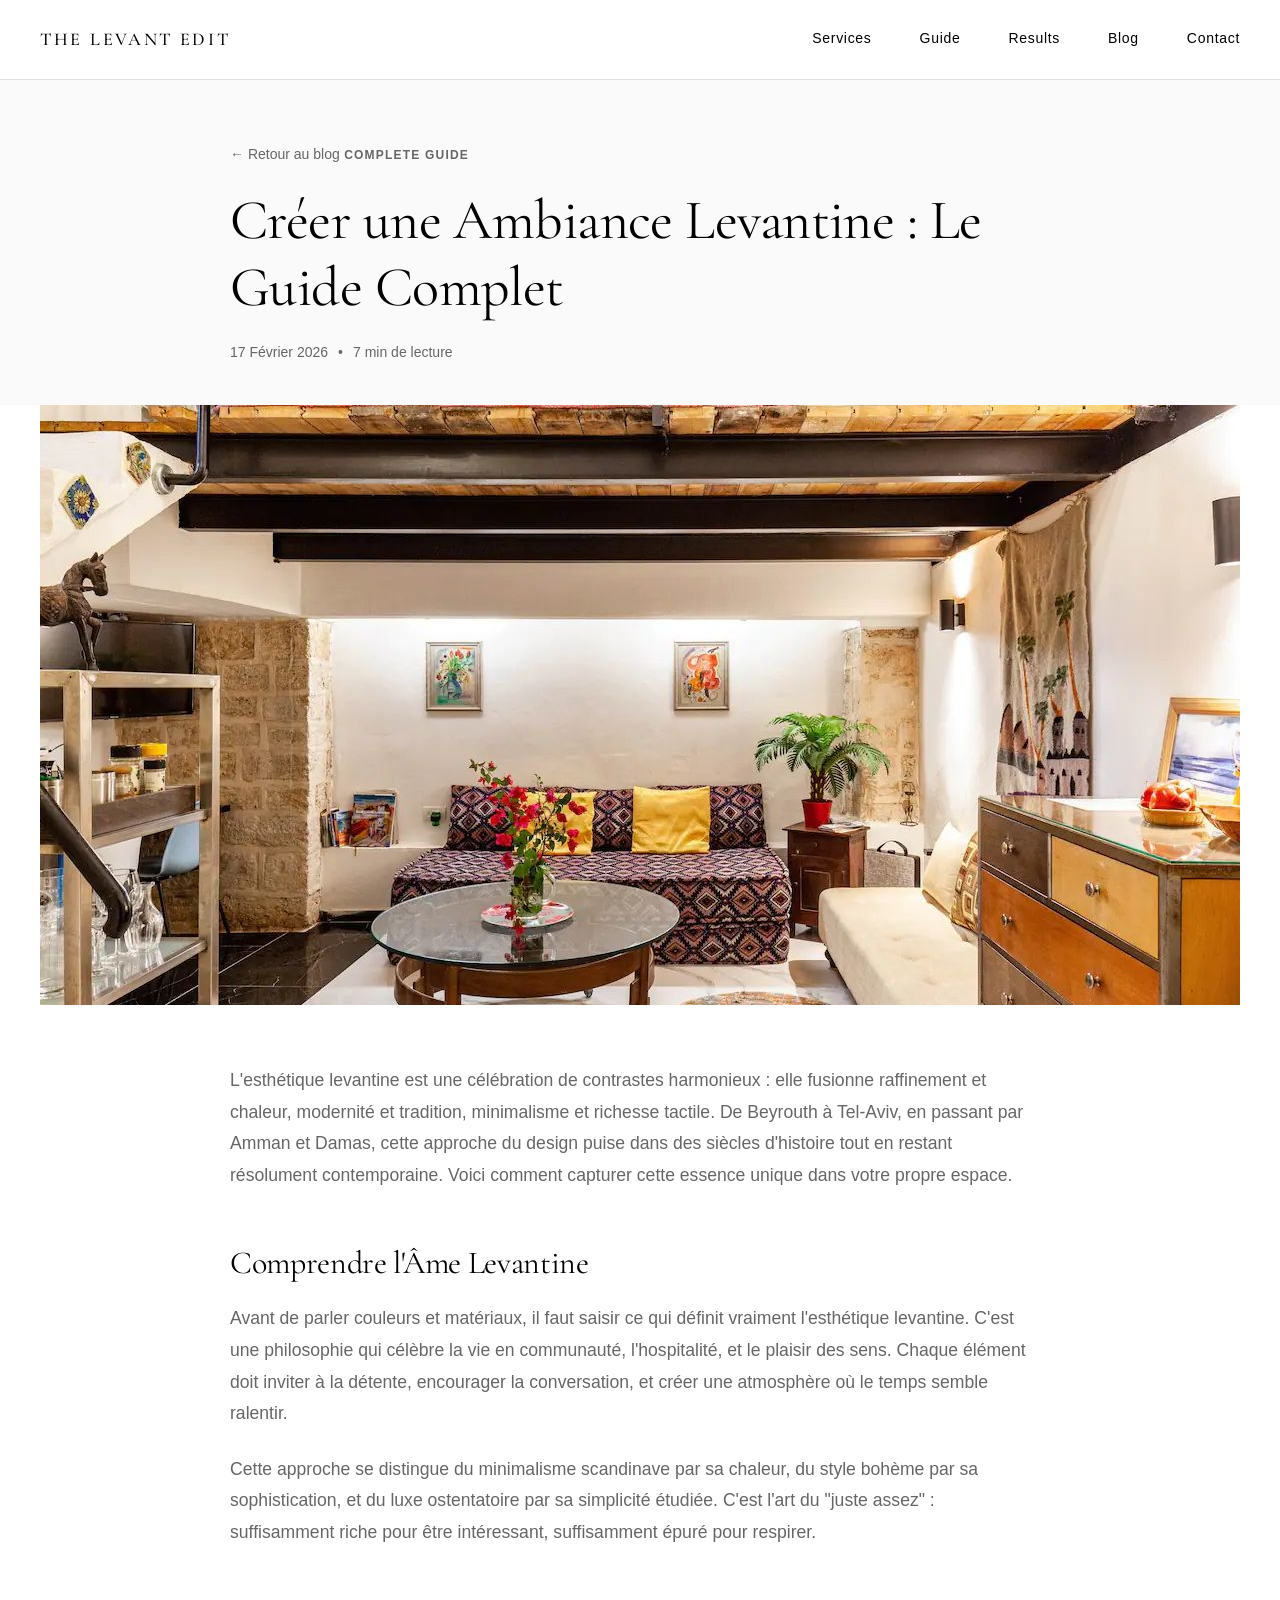
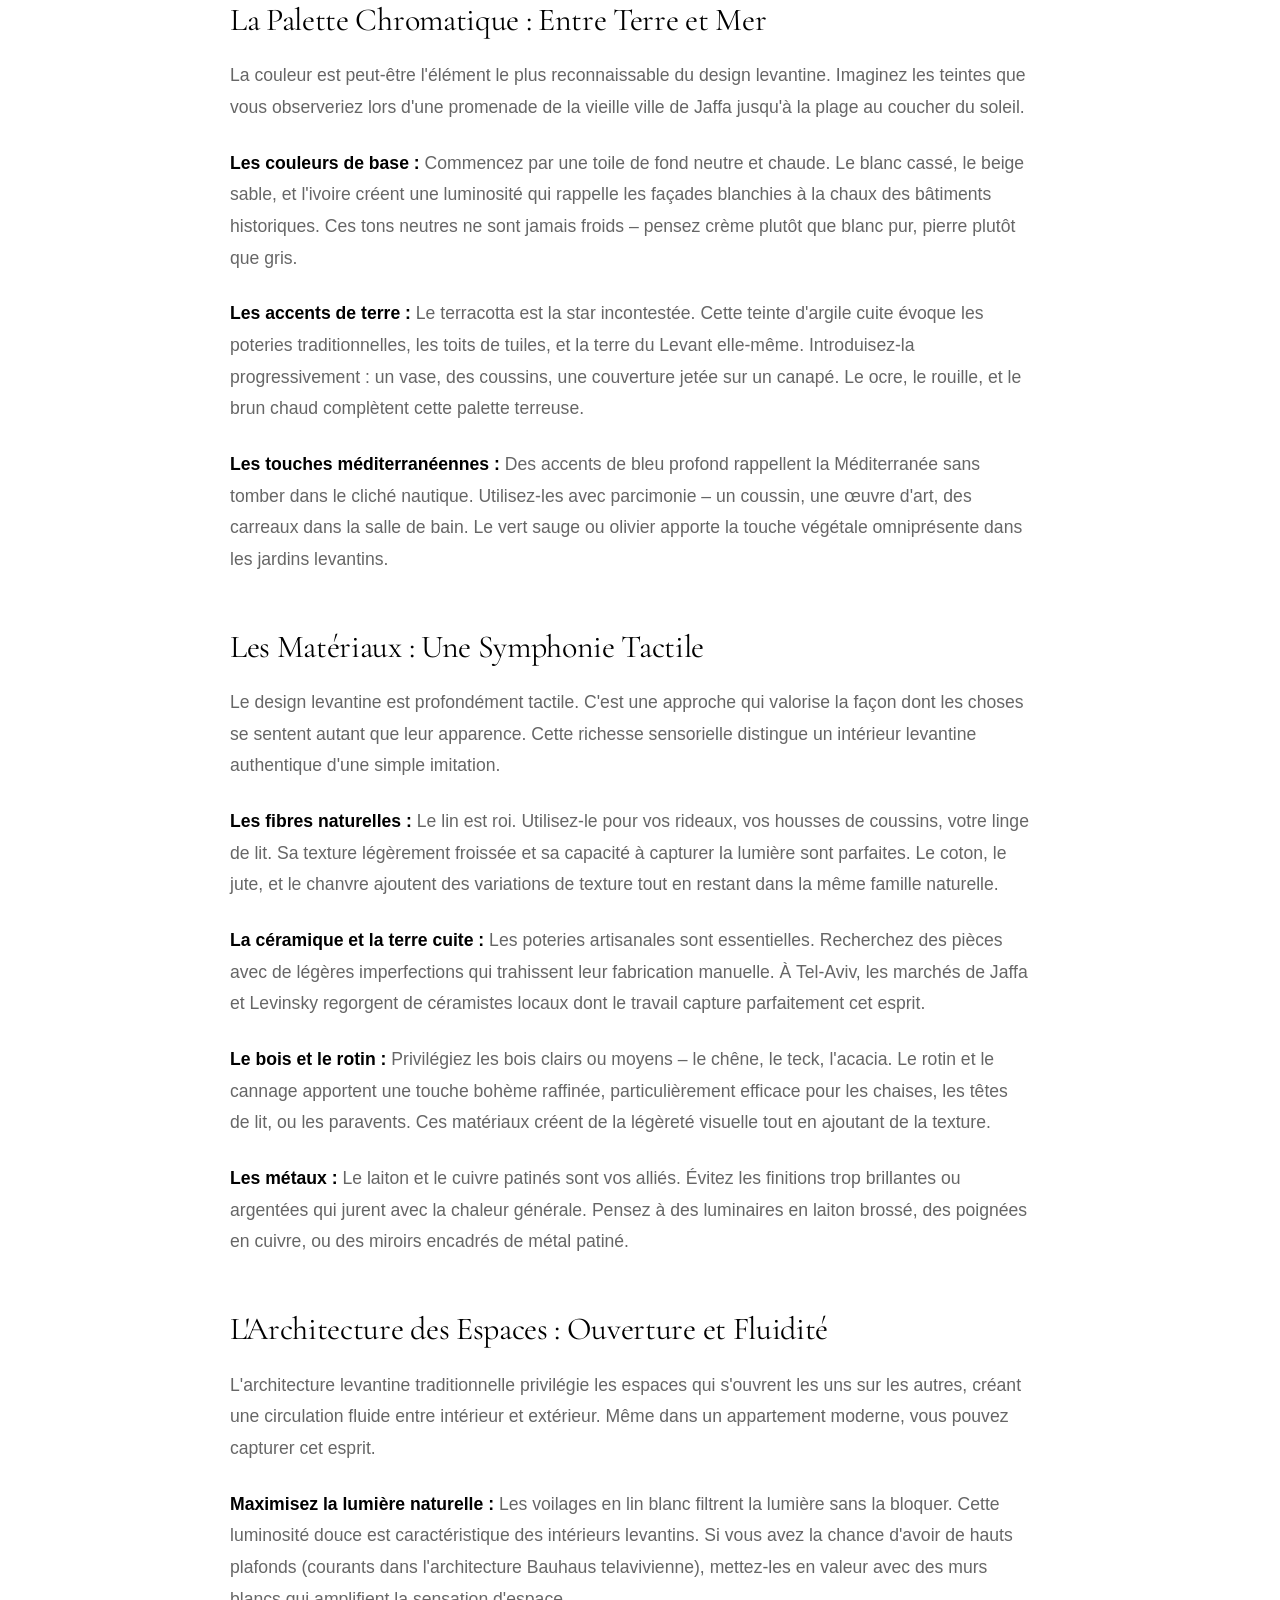
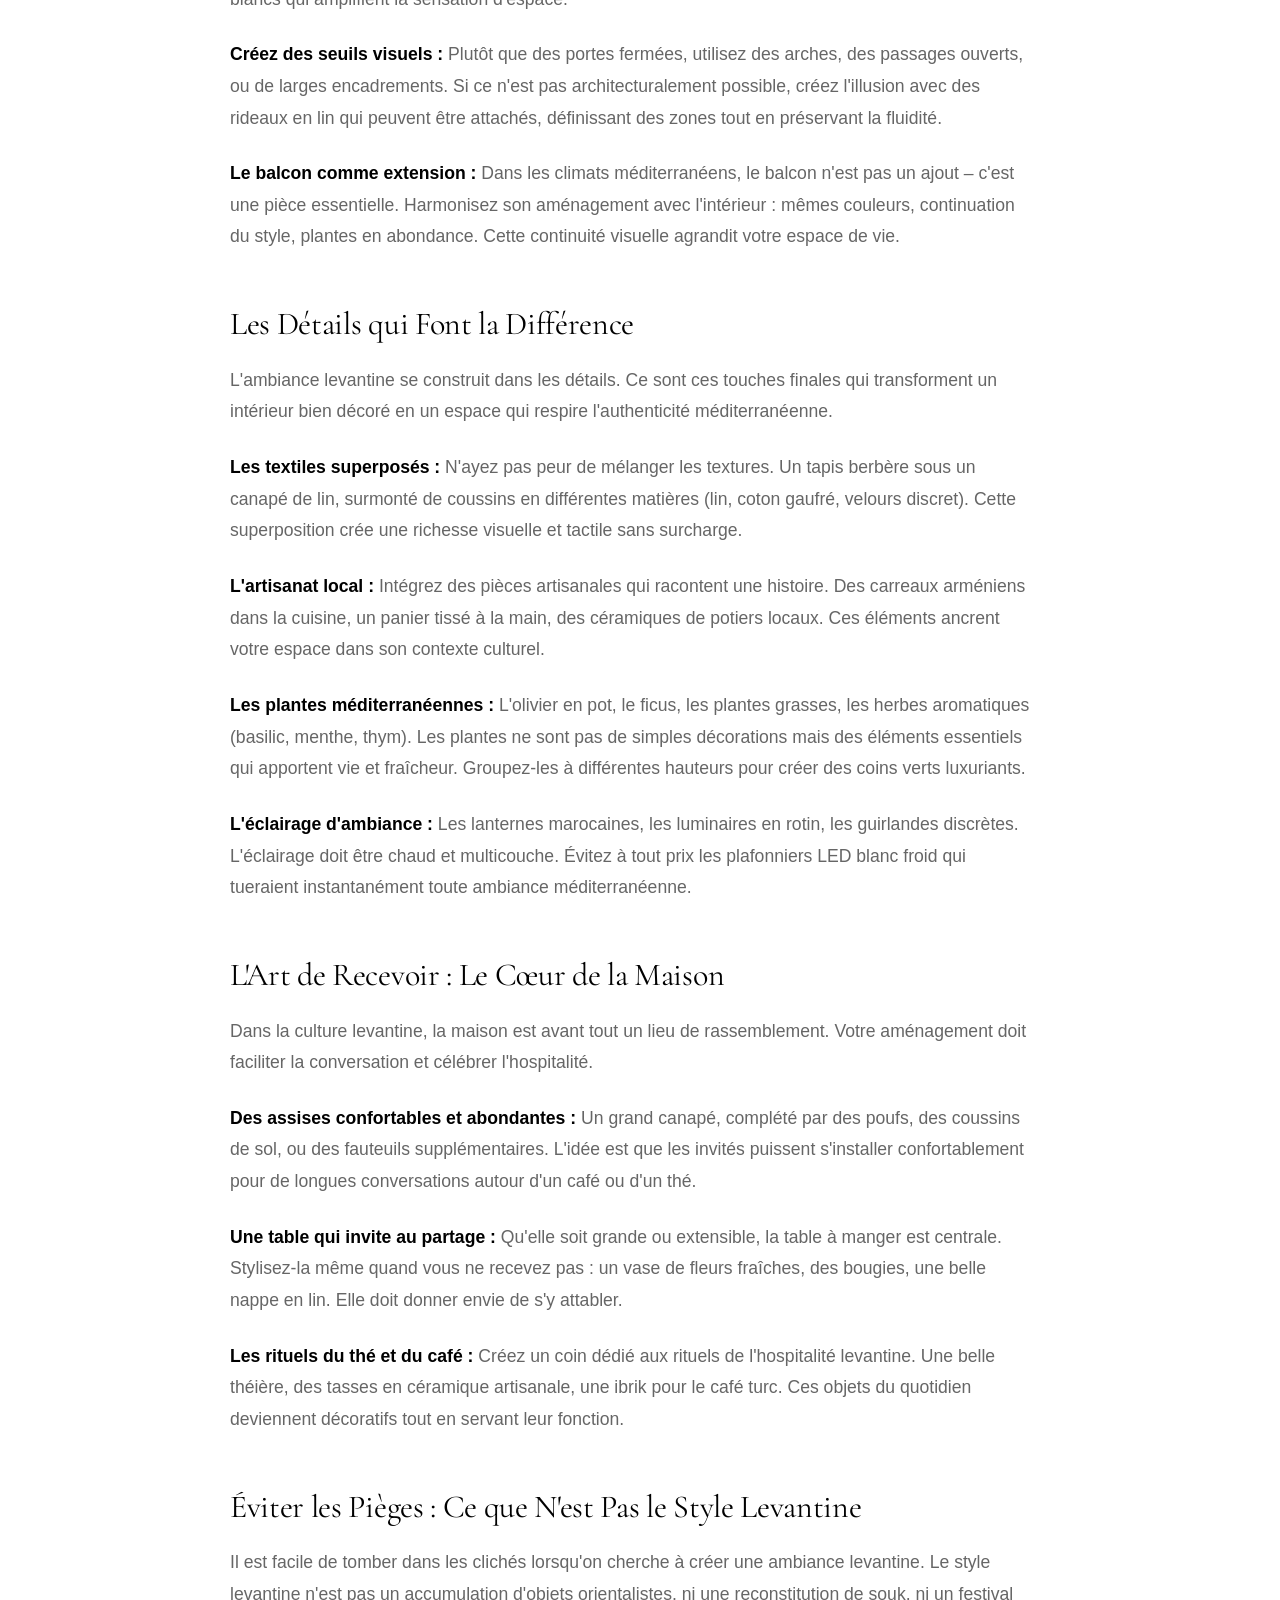
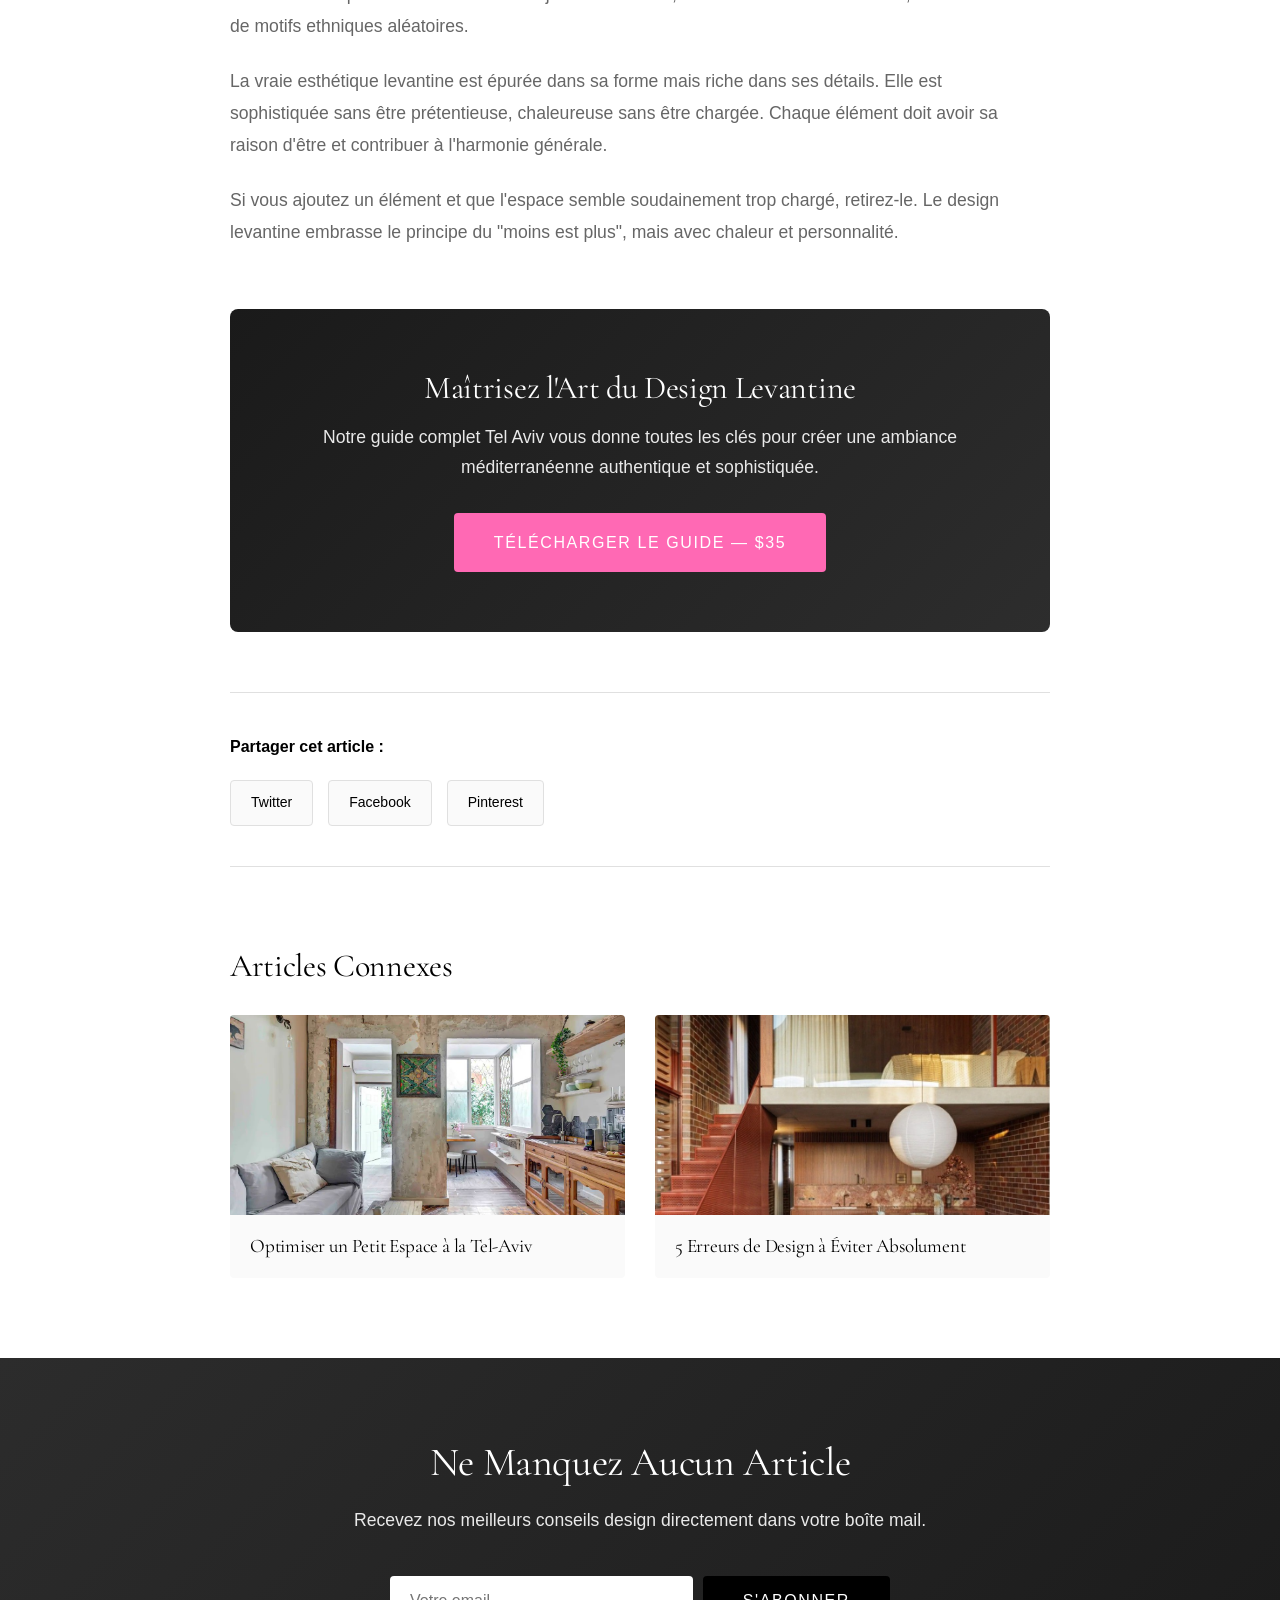
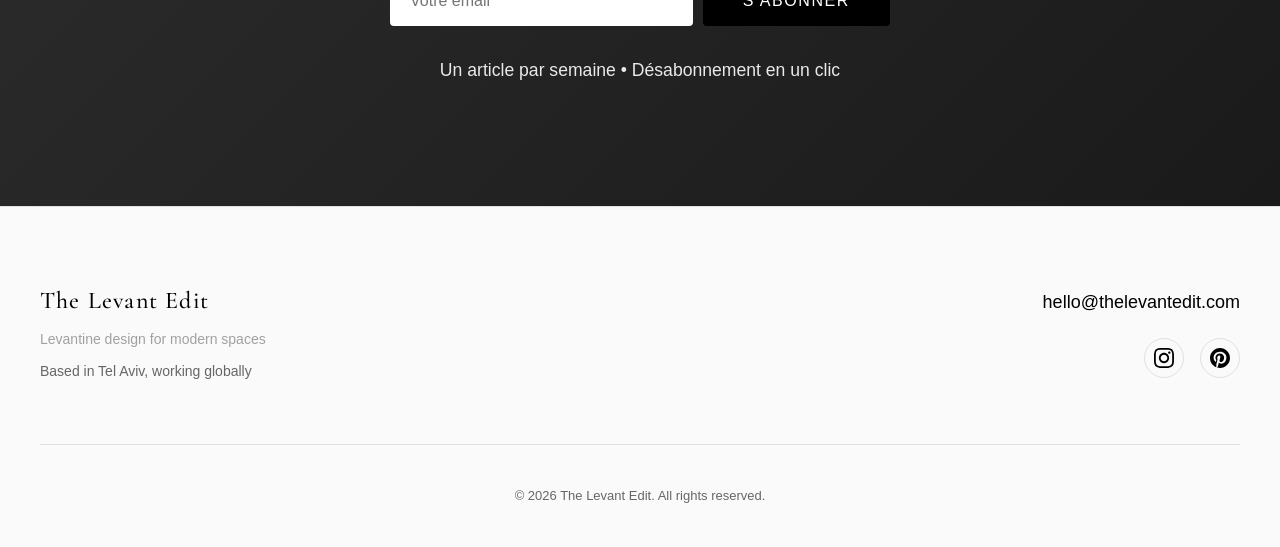
<file: blog-ambiance-levantine.html>
<!DOCTYPE html>
<html lang="fr">
<head>
    <meta charset="UTF-8">
    <meta name="viewport" content="width=device-width, initial-scale=1.0">

    <!-- SEO Meta Tags -->
    <title>Créer une Ambiance Levantine : Le Guide Complet | The Levant Edit</title>
    <meta name="description" content="L'esthétique levantine fusionne raffinement et chaleur, modernité et tradition. Découvrez comment l'importer chez vous avec authenticité.">
    <meta name="keywords" content="design levantine, esthétique méditerranéenne, décoration moyen-orient, style tel aviv, ambiance levantine">

    <!-- Open Graph -->
    <meta property="og:type" content="article">
    <meta property="og:title" content="Créer une Ambiance Levantine : Le Guide Complet">
    <meta property="og:description" content="L'esthétique levantine fusionne raffinement et chaleur, modernité et tradition.">
    <meta property="og:image" content="https://thelevantedit.com/blog3.jpg">

    <!-- Canonical -->
    <link rel="canonical" href="https://thelevantedit.com/blog-ambiance-levantine.html">

    <!-- Favicon -->
    <link rel="icon" type="image/png" href="favicon.png">

    <!-- Stylesheet -->
    <link rel="stylesheet" href="styles.css">

    <!-- Google Analytics -->
    <script async src="https://www.googletagmanager.com/gtag/js?id=G-R26Z136GF2"></script>
    <script>
        window.dataLayer = window.dataLayer || [];
        function gtag(){dataLayer.push(arguments);}
        gtag('js', new Date());
        gtag('config', 'G-R26Z136GF2');
    </script>

    <!-- Gumroad -->
    <script src="https://gumroad.com/js/gumroad.js"></script>
</head>
<body>

    <!-- Navigation -->
    <nav class="nav">
        <div class="nav-container">
            <div class="nav-brand">
                <a href="index.html">The Levant Edit</a>
            </div>
            <div class="nav-mobile-toggle">
                <span></span>
                <span></span>
                <span></span>
            </div>
            <div class="nav-links">
                <a href="index.html#services">Services</a>
                <a href="index.html#airbnb">Guide</a>
                <a href="index.html#results">Results</a>
                <a href="index.html#blog">Blog</a>
                <a href="index.html#contact">Contact</a>
            </div>
        </div>
    </nav>

    <!-- Article Header -->
    <section class="blog-article-header">
        <div class="container-narrow">
            <a href="index.html#blog" class="back-link">← Retour au blog</a>
            <span class="article-category">Complete Guide</span>
            <h1>Créer une Ambiance Levantine : Le Guide Complet</h1>
            <div class="article-meta">
                <span>17 Février 2026</span>
                <span>•</span>
                <span>7 min de lecture</span>
            </div>
        </div>
    </section>

    <!-- Featured Image -->
    <section class="article-featured-image">
        <div class="container">
            <img src="blog3.jpg" alt="Ambiance levantine authentique">
        </div>
    </section>

    <!-- Article Content -->
    <article class="blog-article">
        <div class="container-narrow">
            <div class="article-content">
                <p class="lead-paragraph">L'esthétique levantine est une célébration de contrastes harmonieux : elle fusionne raffinement et chaleur, modernité et tradition, minimalisme et richesse tactile. De Beyrouth à Tel-Aviv, en passant par Amman et Damas, cette approche du design puise dans des siècles d'histoire tout en restant résolument contemporaine. Voici comment capturer cette essence unique dans votre propre espace.</p>

                <h2>Comprendre l'Âme Levantine</h2>
                <p>Avant de parler couleurs et matériaux, il faut saisir ce qui définit vraiment l'esthétique levantine. C'est une philosophie qui célèbre la vie en communauté, l'hospitalité, et le plaisir des sens. Chaque élément doit inviter à la détente, encourager la conversation, et créer une atmosphère où le temps semble ralentir.</p>

                <p>Cette approche se distingue du minimalisme scandinave par sa chaleur, du style bohème par sa sophistication, et du luxe ostentatoire par sa simplicité étudiée. C'est l'art du "juste assez" : suffisamment riche pour être intéressant, suffisamment épuré pour respirer.</p>

                <h2>La Palette Chromatique : Entre Terre et Mer</h2>
                <p>La couleur est peut-être l'élément le plus reconnaissable du design levantine. Imaginez les teintes que vous observeriez lors d'une promenade de la vieille ville de Jaffa jusqu'à la plage au coucher du soleil.</p>

                <p><strong>Les couleurs de base :</strong> Commencez par une toile de fond neutre et chaude. Le blanc cassé, le beige sable, et l'ivoire créent une luminosité qui rappelle les façades blanchies à la chaux des bâtiments historiques. Ces tons neutres ne sont jamais froids – pensez crème plutôt que blanc pur, pierre plutôt que gris.</p>

                <p><strong>Les accents de terre :</strong> Le terracotta est la star incontestée. Cette teinte d'argile cuite évoque les poteries traditionnelles, les toits de tuiles, et la terre du Levant elle-même. Introduisez-la progressivement : un vase, des coussins, une couverture jetée sur un canapé. Le ocre, le rouille, et le brun chaud complètent cette palette terreuse.</p>

                <p><strong>Les touches méditerranéennes :</strong> Des accents de bleu profond rappellent la Méditerranée sans tomber dans le cliché nautique. Utilisez-les avec parcimonie – un coussin, une œuvre d'art, des carreaux dans la salle de bain. Le vert sauge ou olivier apporte la touche végétale omniprésente dans les jardins levantins.</p>

                <h2>Les Matériaux : Une Symphonie Tactile</h2>
                <p>Le design levantine est profondément tactile. C'est une approche qui valorise la façon dont les choses se sentent autant que leur apparence. Cette richesse sensorielle distingue un intérieur levantine authentique d'une simple imitation.</p>

                <p><strong>Les fibres naturelles :</strong> Le lin est roi. Utilisez-le pour vos rideaux, vos housses de coussins, votre linge de lit. Sa texture légèrement froissée et sa capacité à capturer la lumière sont parfaites. Le coton, le jute, et le chanvre ajoutent des variations de texture tout en restant dans la même famille naturelle.</p>

                <p><strong>La céramique et la terre cuite :</strong> Les poteries artisanales sont essentielles. Recherchez des pièces avec de légères imperfections qui trahissent leur fabrication manuelle. À Tel-Aviv, les marchés de Jaffa et Levinsky regorgent de céramistes locaux dont le travail capture parfaitement cet esprit.</p>

                <p><strong>Le bois et le rotin :</strong> Privilégiez les bois clairs ou moyens – le chêne, le teck, l'acacia. Le rotin et le cannage apportent une touche bohème raffinée, particulièrement efficace pour les chaises, les têtes de lit, ou les paravents. Ces matériaux créent de la légèreté visuelle tout en ajoutant de la texture.</p>

                <p><strong>Les métaux :</strong> Le laiton et le cuivre patinés sont vos alliés. Évitez les finitions trop brillantes ou argentées qui jurent avec la chaleur générale. Pensez à des luminaires en laiton brossé, des poignées en cuivre, ou des miroirs encadrés de métal patiné.</p>

                <h2>L'Architecture des Espaces : Ouverture et Fluidité</h2>
                <p>L'architecture levantine traditionnelle privilégie les espaces qui s'ouvrent les uns sur les autres, créant une circulation fluide entre intérieur et extérieur. Même dans un appartement moderne, vous pouvez capturer cet esprit.</p>

                <p><strong>Maximisez la lumière naturelle :</strong> Les voilages en lin blanc filtrent la lumière sans la bloquer. Cette luminosité douce est caractéristique des intérieurs levantins. Si vous avez la chance d'avoir de hauts plafonds (courants dans l'architecture Bauhaus telavivienne), mettez-les en valeur avec des murs blancs qui amplifient la sensation d'espace.</p>

                <p><strong>Créez des seuils visuels :</strong> Plutôt que des portes fermées, utilisez des arches, des passages ouverts, ou de larges encadrements. Si ce n'est pas architecturalement possible, créez l'illusion avec des rideaux en lin qui peuvent être attachés, définissant des zones tout en préservant la fluidité.</p>

                <p><strong>Le balcon comme extension :</strong> Dans les climats méditerranéens, le balcon n'est pas un ajout – c'est une pièce essentielle. Harmonisez son aménagement avec l'intérieur : mêmes couleurs, continuation du style, plantes en abondance. Cette continuité visuelle agrandit votre espace de vie.</p>

                <h2>Les Détails qui Font la Différence</h2>
                <p>L'ambiance levantine se construit dans les détails. Ce sont ces touches finales qui transforment un intérieur bien décoré en un espace qui respire l'authenticité méditerranéenne.</p>

                <p><strong>Les textiles superposés :</strong> N'ayez pas peur de mélanger les textures. Un tapis berbère sous un canapé de lin, surmonté de coussins en différentes matières (lin, coton gaufré, velours discret). Cette superposition crée une richesse visuelle et tactile sans surcharge.</p>

                <p><strong>L'artisanat local :</strong> Intégrez des pièces artisanales qui racontent une histoire. Des carreaux arméniens dans la cuisine, un panier tissé à la main, des céramiques de potiers locaux. Ces éléments ancrent votre espace dans son contexte culturel.</p>

                <p><strong>Les plantes méditerranéennes :</strong> L'olivier en pot, le ficus, les plantes grasses, les herbes aromatiques (basilic, menthe, thym). Les plantes ne sont pas de simples décorations mais des éléments essentiels qui apportent vie et fraîcheur. Groupez-les à différentes hauteurs pour créer des coins verts luxuriants.</p>

                <p><strong>L'éclairage d'ambiance :</strong> Les lanternes marocaines, les luminaires en rotin, les guirlandes discrètes. L'éclairage doit être chaud et multicouche. Évitez à tout prix les plafonniers LED blanc froid qui tueraient instantanément toute ambiance méditerranéenne.</p>

                <h2>L'Art de Recevoir : Le Cœur de la Maison</h2>
                <p>Dans la culture levantine, la maison est avant tout un lieu de rassemblement. Votre aménagement doit faciliter la conversation et célébrer l'hospitalité.</p>

                <p><strong>Des assises confortables et abondantes :</strong> Un grand canapé, complété par des poufs, des coussins de sol, ou des fauteuils supplémentaires. L'idée est que les invités puissent s'installer confortablement pour de longues conversations autour d'un café ou d'un thé.</p>

                <p><strong>Une table qui invite au partage :</strong> Qu'elle soit grande ou extensible, la table à manger est centrale. Stylisez-la même quand vous ne recevez pas : un vase de fleurs fraîches, des bougies, une belle nappe en lin. Elle doit donner envie de s'y attabler.</p>

                <p><strong>Les rituels du thé et du café :</strong> Créez un coin dédié aux rituels de l'hospitalité levantine. Une belle théière, des tasses en céramique artisanale, une ibrik pour le café turc. Ces objets du quotidien deviennent décoratifs tout en servant leur fonction.</p>

                <h2>Éviter les Pièges : Ce que N'est Pas le Style Levantine</h2>
                <p>Il est facile de tomber dans les clichés lorsqu'on cherche à créer une ambiance levantine. Le style levantine n'est pas un accumulation d'objets orientalistes, ni une reconstitution de souk, ni un festival de motifs ethniques aléatoires.</p>

                <p>La vraie esthétique levantine est épurée dans sa forme mais riche dans ses détails. Elle est sophistiquée sans être prétentieuse, chaleureuse sans être chargée. Chaque élément doit avoir sa raison d'être et contribuer à l'harmonie générale.</p>

                <p>Si vous ajoutez un élément et que l'espace semble soudainement trop chargé, retirez-le. Le design levantine embrasse le principe du "moins est plus", mais avec chaleur et personnalité.</p>
            </div>

            <!-- Article CTA -->
            <div class="article-cta-box">
                <h3>Maîtrisez l'Art du Design Levantine</h3>
                <p>Notre guide complet Tel Aviv vous donne toutes les clés pour créer une ambiance méditerranéenne authentique et sophistiquée.</p>
                <a href="https://thelevantedit.gumroad.com/l/airbnbinisrael" class="btn-primary gumroad-button" data-gumroad-single-product="true">
                    Télécharger le Guide — $35
                </a>
            </div>

            <!-- Share Section -->
            <div class="article-share">
                <p><strong>Partager cet article :</strong></p>
                <div class="share-buttons">
                    <a href="#" class="share-btn">Twitter</a>
                    <a href="#" class="share-btn">Facebook</a>
                    <a href="#" class="share-btn">Pinterest</a>
                </div>
            </div>

            <!-- Related Articles -->
            <div class="related-articles">
                <h3>Articles Connexes</h3>
                <div class="related-grid">
                    <a href="blog-optimiser-petit-espace.html" class="related-card">
                        <img src="blog1.jpg" alt="Optimiser petit espace">
                        <h4>Optimiser un Petit Espace à la Tel-Aviv</h4>
                    </a>
                    <a href="blog-erreurs-design.html" class="related-card">
                        <img src="blog2.jpg" alt="Erreurs design">
                        <h4>5 Erreurs de Design à Éviter Absolument</h4>
                    </a>
                </div>
            </div>
        </div>
    </article>

    <!-- Newsletter Section -->
    <section class="blog-newsletter">
        <div class="container">
            <h2>Ne Manquez Aucun Article</h2>
            <p>Recevez nos meilleurs conseils design directement dans votre boîte mail.</p>
            <form action="https://formspree.io/f/mzdvnojl" method="POST" class="newsletter-form">
                <input type="email" name="email" placeholder="Votre email" required>
                <button type="submit" class="btn-primary">S'abonner</button>
            </form>
            <p class="newsletter-note">Un article par semaine • Désabonnement en un clic</p>
        </div>
    </section>

    <!-- Footer -->
    <footer class="footer">
        <div class="container">
            <div class="footer-main">
                <div class="footer-brand">
                    <h3>The Levant Edit</h3>
                    <p class="footer-tagline">Levantine design for modern spaces</p>
                    <p class="footer-location">Based in Tel Aviv, working globally</p>
                </div>

                <div class="footer-contact">
                    <a href="mailto:hello@thelevantedit.com" class="footer-email">hello@thelevantedit.com</a>
                    <div class="footer-social">
                        <a href="https://www.instagram.com/the.levantedit/" target="_blank" rel="noopener" aria-label="Instagram">
                            <svg width="24" height="24" viewBox="0 0 24 24" fill="currentColor">
                                <path d="M12 2.163c3.204 0 3.584.012 4.85.07 3.252.148 4.771 1.691 4.919 4.919.058 1.265.069 1.645.069 4.849 0 3.205-.012 3.584-.069 4.849-.149 3.225-1.664 4.771-4.919 4.919-1.266.058-1.644.07-4.85.07-3.204 0-3.584-.012-4.849-.07-3.26-.149-4.771-1.699-4.919-4.92-.058-1.265-.07-1.644-.07-4.849 0-3.204.013-3.583.07-4.849.149-3.227 1.664-4.771 4.919-4.919 1.266-.057 1.645-.069 4.849-.069zm0-2.163c-3.259 0-3.667.014-4.947.072-4.358.2-6.78 2.618-6.98 6.98-.059 1.281-.073 1.689-.073 4.948 0 3.259.014 3.668.072 4.948.2 4.358 2.618 6.78 6.98 6.98 1.281.058 1.689.072 4.948.072 3.259 0 3.668-.014 4.948-.072 4.354-.2 6.782-2.618 6.979-6.98.059-1.28.073-1.689.073-4.948 0-3.259-.014-3.667-.072-4.947-.196-4.354-2.617-6.78-6.979-6.98-1.281-.059-1.69-.073-4.949-.073zm0 5.838c-3.403 0-6.162 2.759-6.162 6.162s2.759 6.163 6.162 6.163 6.162-2.759 6.162-6.163c0-3.403-2.759-6.162-6.162-6.162zm0 10.162c-2.209 0-4-1.79-4-4 0-2.209 1.791-4 4-4s4 1.791 4 4c0 2.21-1.791 4-4 4zm6.406-11.845c-.796 0-1.441.645-1.441 1.44s.645 1.44 1.441 1.44c.795 0 1.439-.645 1.439-1.44s-.644-1.44-1.439-1.44z"/>
                            </svg>
                        </a>
                        <a href="https://www.pinterest.com/0iwkefr9bby8pv0y3em5alp1oxomv9/?actingBusinessId=1089871315982472611" target="_blank" rel="noopener" aria-label="Pinterest">
                            <svg width="24" height="24" viewBox="0 0 24 24" fill="currentColor">
                                <path d="M12 0c-6.627 0-12 5.372-12 12 0 5.084 3.163 9.426 7.627 11.174-.105-.949-.2-2.405.042-3.441.218-.937 1.407-5.965 1.407-5.965s-.359-.719-.359-1.782c0-1.668.967-2.914 2.171-2.914 1.023 0 1.518.769 1.518 1.69 0 1.029-.655 2.568-.994 3.995-.283 1.194.599 2.169 1.777 2.169 2.133 0 3.772-2.249 3.772-5.495 0-2.873-2.064-4.882-5.012-4.882-3.414 0-5.418 2.561-5.418 5.207 0 1.031.397 2.138.893 2.738.098.119.112.224.083.345l-.333 1.36c-.053.22-.174.267-.402.161-1.499-.698-2.436-2.889-2.436-4.649 0-3.785 2.75-7.262 7.929-7.262 4.163 0 7.398 2.967 7.398 6.931 0 4.136-2.607 7.464-6.227 7.464-1.216 0-2.359-.631-2.75-1.378l-.748 2.853c-.271 1.043-1.002 2.35-1.492 3.146 1.124.347 2.317.535 3.554.535 6.627 0 12-5.373 12-12 0-6.628-5.373-12-12-12z"/>
                            </svg>
                        </a>
                    </div>
                </div>
            </div>

            <div class="footer-bottom">
                <p>&copy; 2026 The Levant Edit. All rights reserved.</p>
            </div>
        </div>
    </footer>

    <!-- Scripts -->
    <script src="app.js"></script>

</body>
</html>
</file>
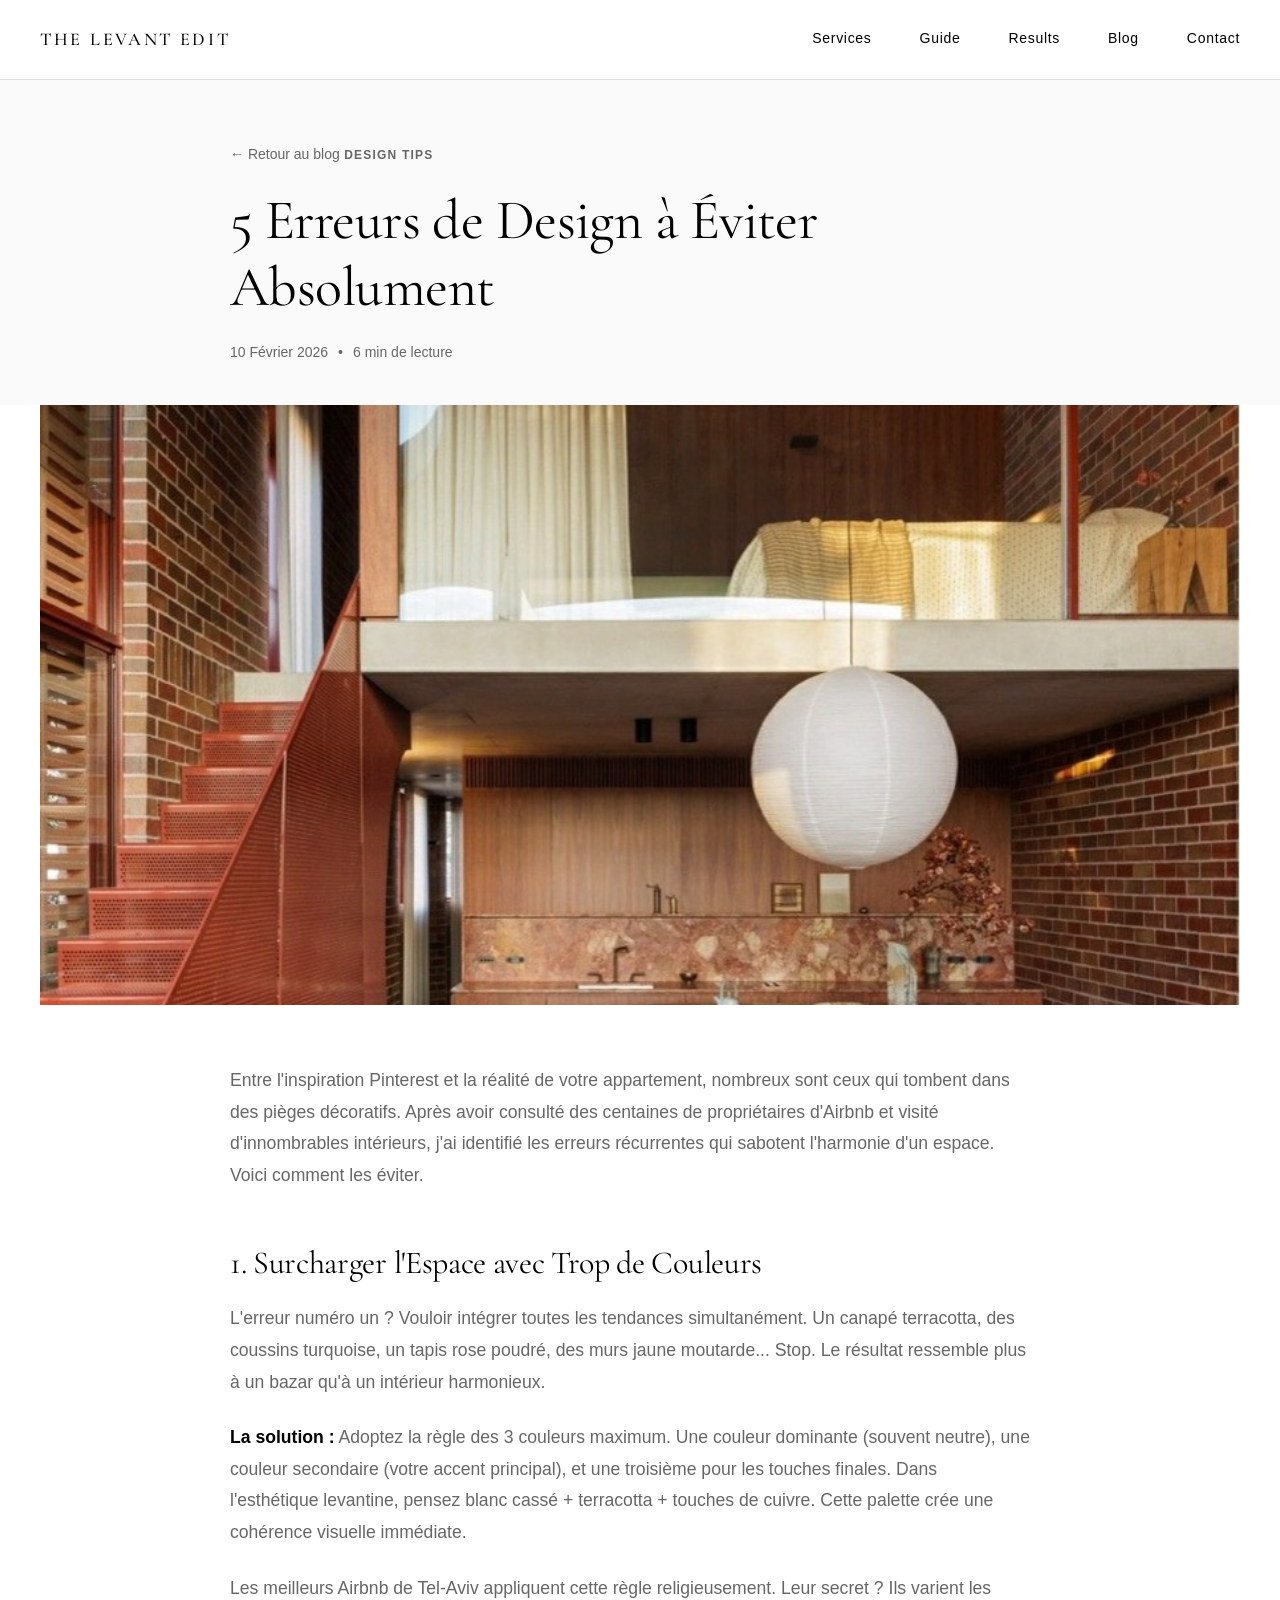
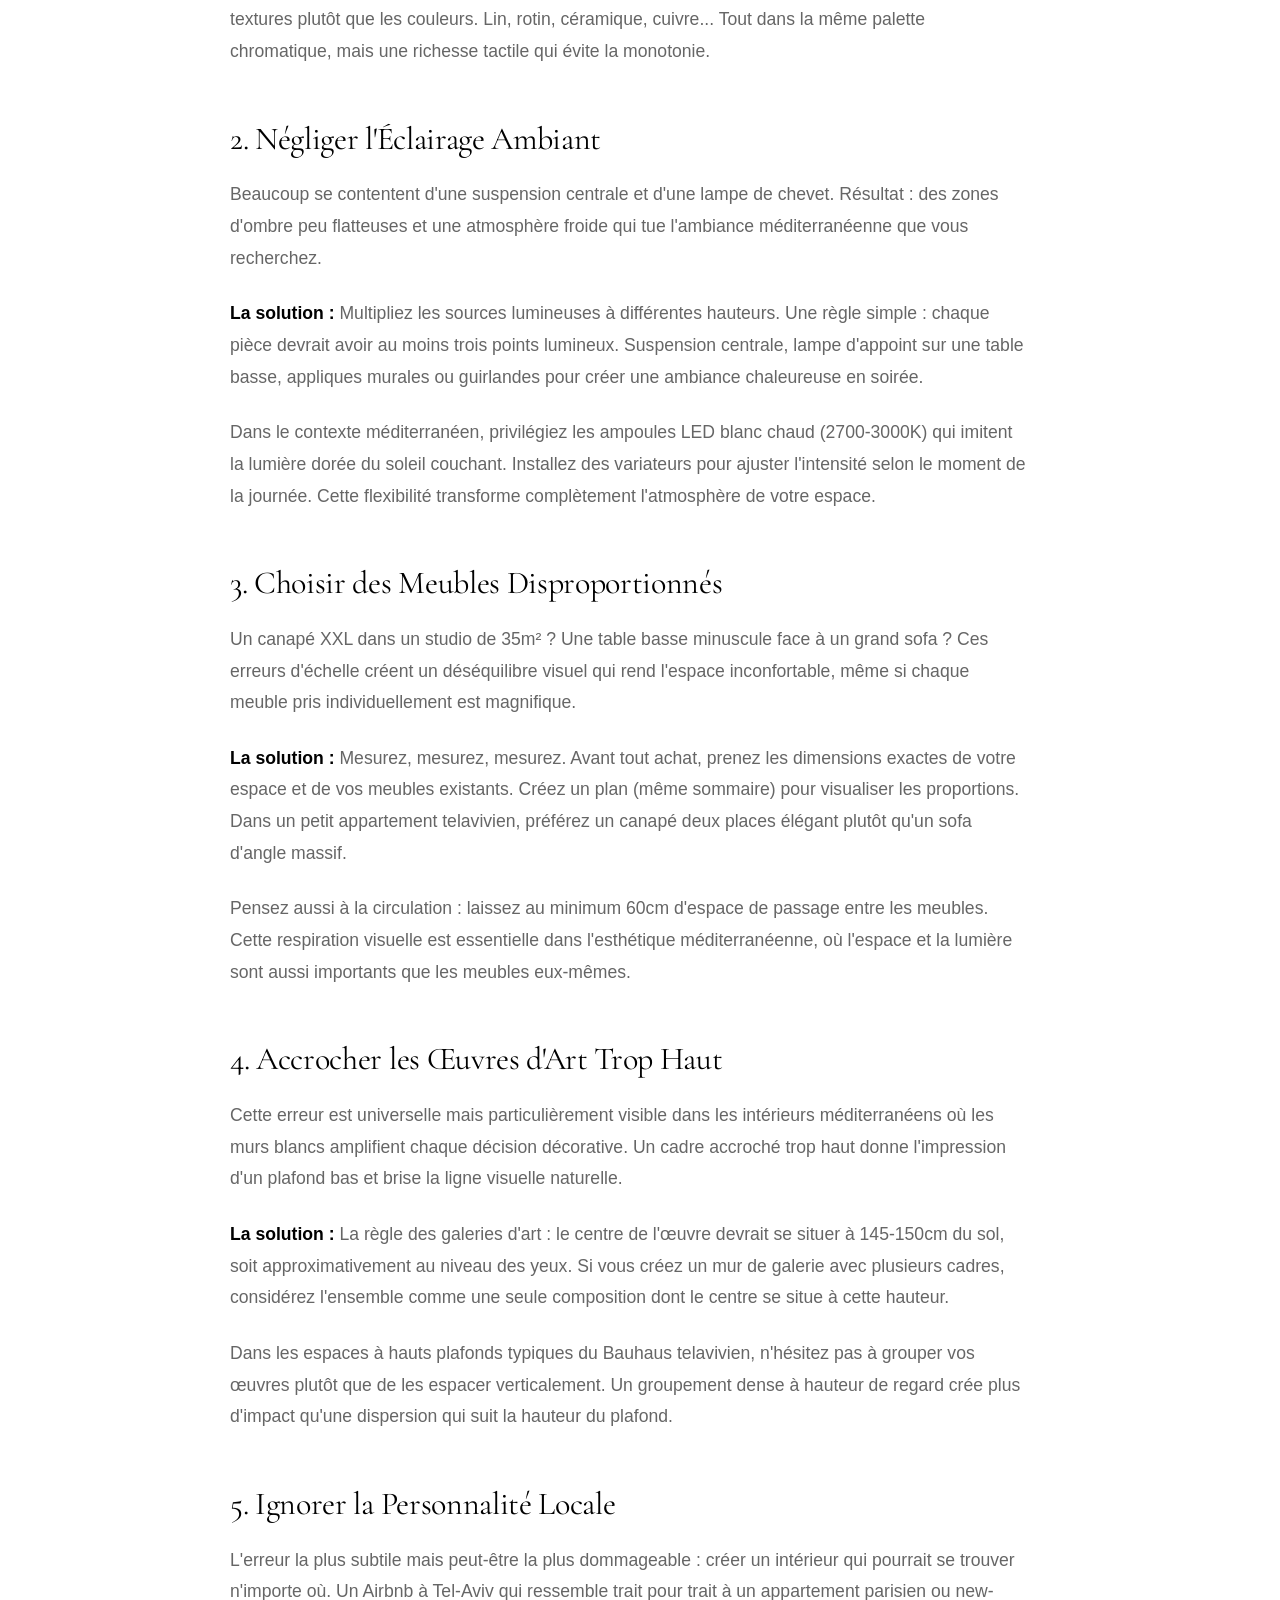
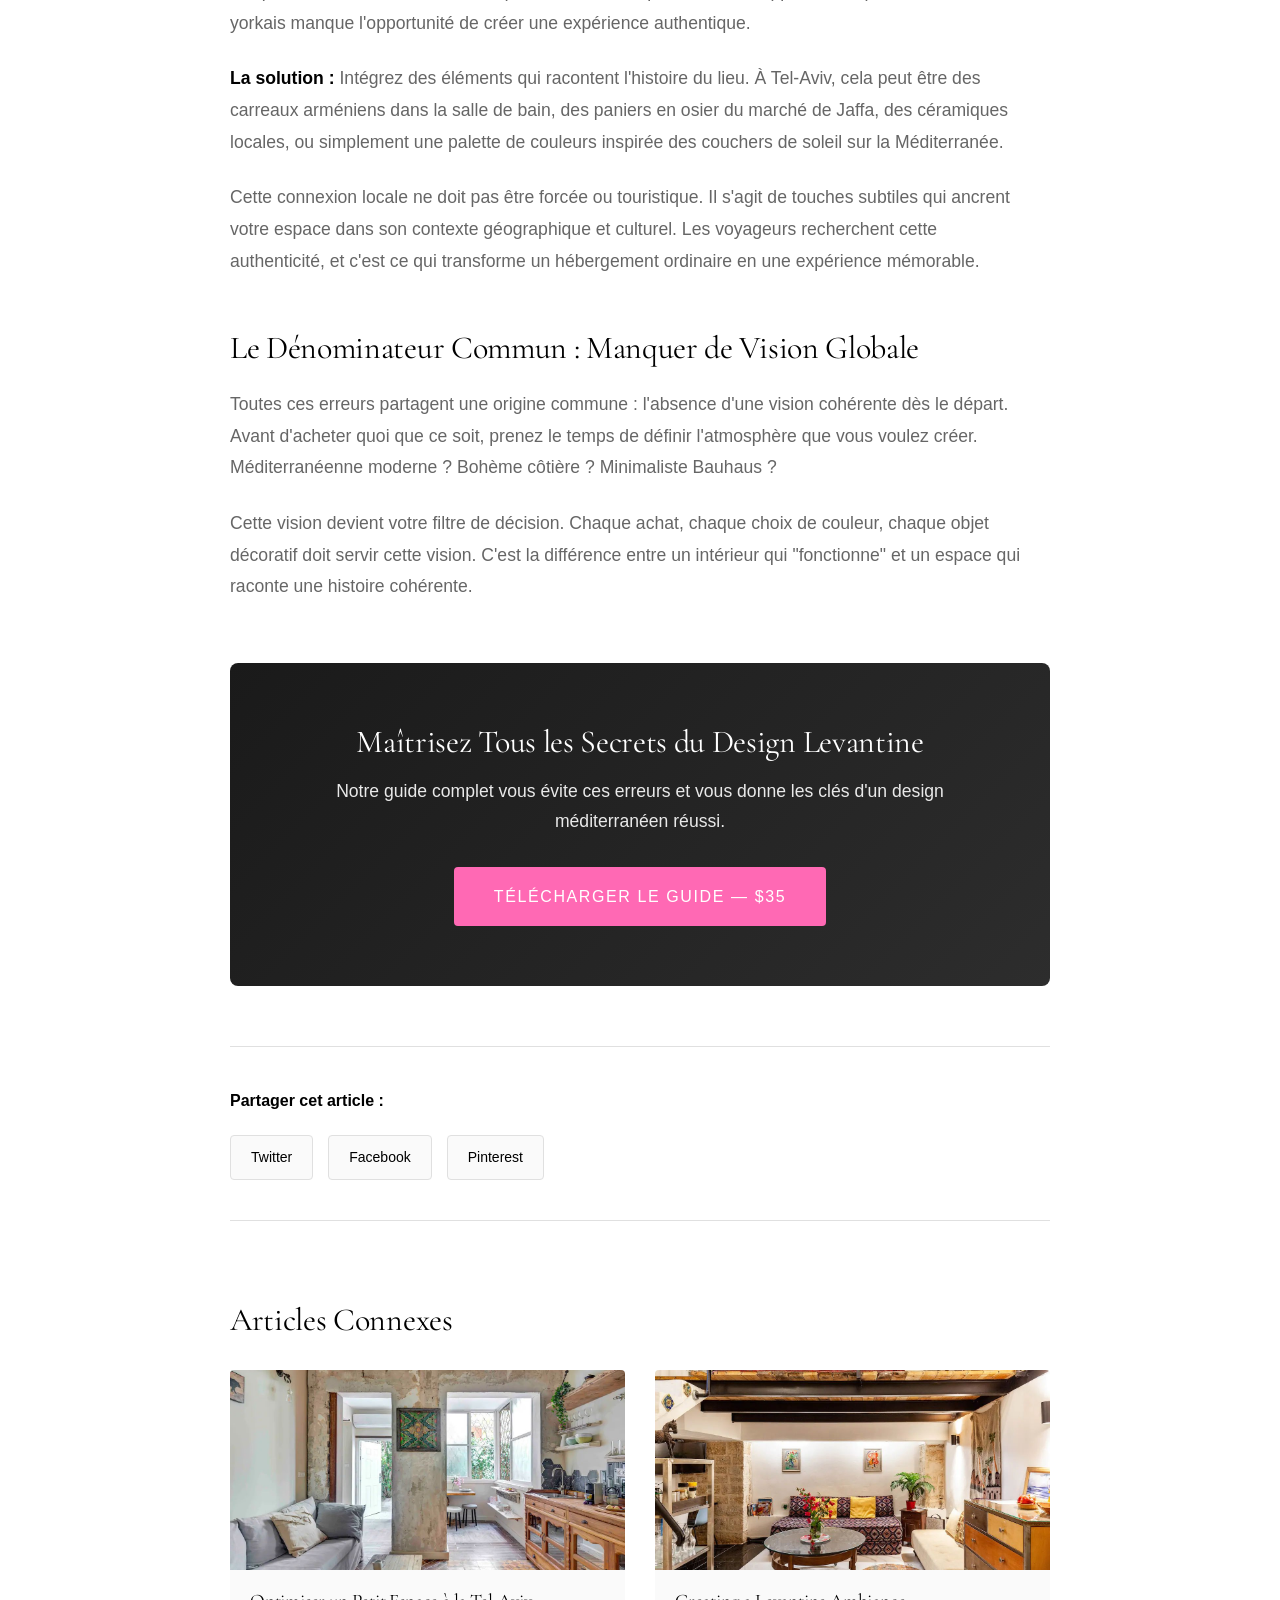
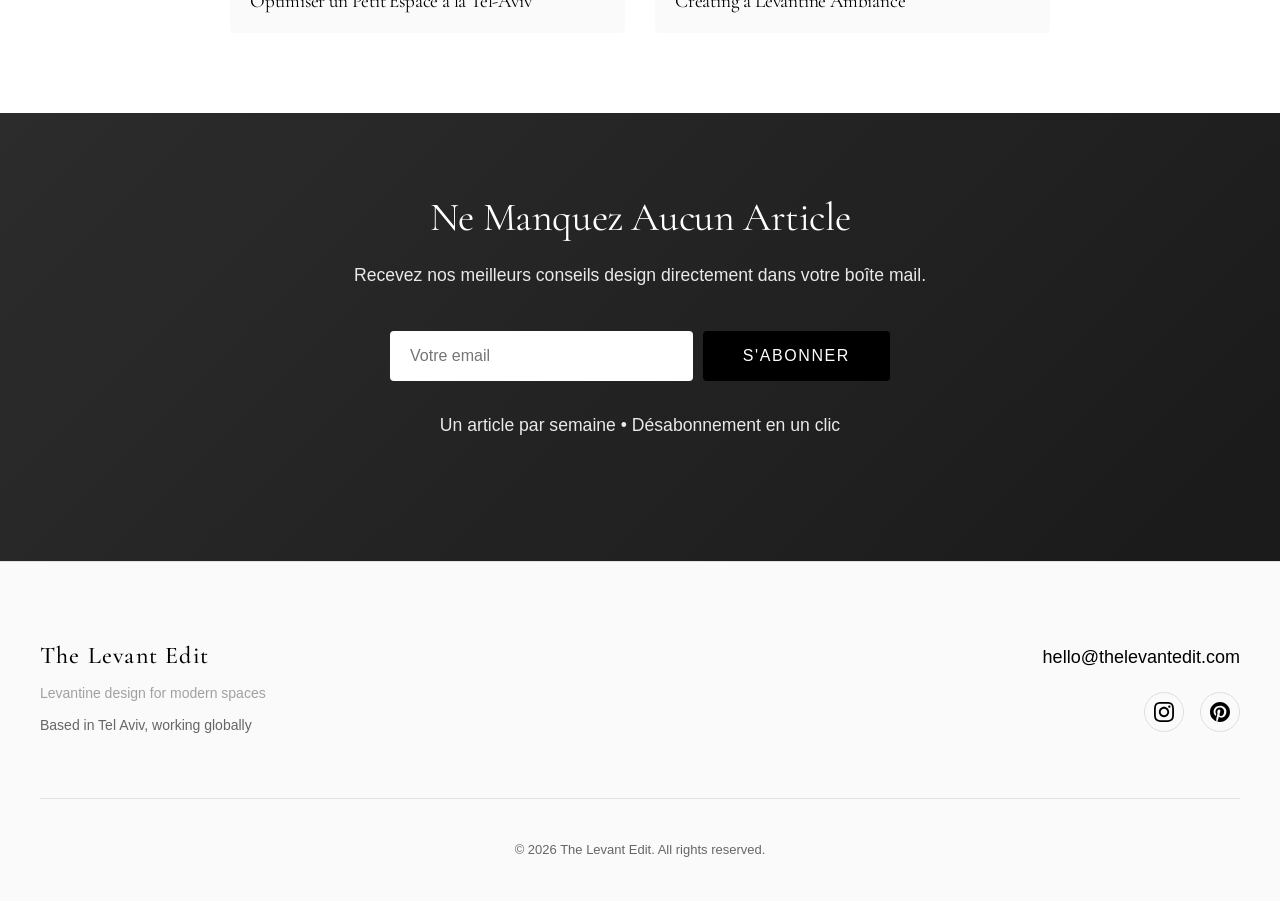
<file: blog-erreurs-design.html>
<!DOCTYPE html>
<html lang="fr">
<head>
    <meta charset="UTF-8">
    <meta name="viewport" content="width=device-width, initial-scale=1.0">

    <!-- SEO Meta Tags -->
    <title>5 Erreurs de Design à Éviter Absolument | The Levant Edit</title>
    <meta name="description" content="Entre inspiration Pinterest et réalité, nombreux tombent dans des pièges décoratifs. Voici les erreurs qui sabotent l'harmonie de votre intérieur.">
    <meta name="keywords" content="erreurs design, décoration intérieure, conseils design, airbnb design, levantine design">

    <!-- Open Graph -->
    <meta property="og:type" content="article">
    <meta property="og:title" content="5 Erreurs de Design à Éviter Absolument">
    <meta property="og:description" content="Les pièges décoratifs qui sabotent l'harmonie de votre intérieur méditerranéen.">
    <meta property="og:image" content="https://thelevantedit.com/blog2.jpg">

    <!-- Canonical -->
    <link rel="canonical" href="https://thelevantedit.com/blog-erreurs-design.html">

    <!-- Favicon -->
    <link rel="icon" type="image/png" href="favicon.png">

    <!-- Stylesheet -->
    <link rel="stylesheet" href="styles.css">

    <!-- Google Analytics -->
    <script async src="https://www.googletagmanager.com/gtag/js?id=G-R26Z136GF2"></script>
    <script>
        window.dataLayer = window.dataLayer || [];
        function gtag(){dataLayer.push(arguments);}
        gtag('js', new Date());
        gtag('config', 'G-R26Z136GF2');
    </script>

    <!-- Gumroad -->
    <script src="https://gumroad.com/js/gumroad.js"></script>
</head>
<body>

    <!-- Navigation -->
    <nav class="nav">
        <div class="nav-container">
            <div class="nav-brand">
                <a href="index.html">The Levant Edit</a>
            </div>
            <div class="nav-mobile-toggle">
                <span></span>
                <span></span>
                <span></span>
            </div>
            <div class="nav-links">
                <a href="index.html#services">Services</a>
                <a href="index.html#airbnb">Guide</a>
                <a href="index.html#results">Results</a>
                <a href="index.html#blog">Blog</a>
                <a href="index.html#contact">Contact</a>
            </div>
        </div>
    </nav>

    <!-- Article Header -->
    <section class="blog-article-header">
        <div class="container-narrow">
            <a href="index.html#blog" class="back-link">← Retour au blog</a>
            <span class="article-category">Design Tips</span>
            <h1>5 Erreurs de Design à Éviter Absolument</h1>
            <div class="article-meta">
                <span>10 Février 2026</span>
                <span>•</span>
                <span>6 min de lecture</span>
            </div>
        </div>
    </section>

    <!-- Featured Image -->
    <section class="article-featured-image">
        <div class="container">
            <img src="blog2.jpg" alt="Erreurs de design à éviter">
        </div>
    </section>

    <!-- Article Content -->
    <article class="blog-article">
        <div class="container-narrow">
            <div class="article-content">
                <p class="lead-paragraph">Entre l'inspiration Pinterest et la réalité de votre appartement, nombreux sont ceux qui tombent dans des pièges décoratifs. Après avoir consulté des centaines de propriétaires d'Airbnb et visité d'innombrables intérieurs, j'ai identifié les erreurs récurrentes qui sabotent l'harmonie d'un espace. Voici comment les éviter.</p>

                <h2>1. Surcharger l'Espace avec Trop de Couleurs</h2>
                <p>L'erreur numéro un ? Vouloir intégrer toutes les tendances simultanément. Un canapé terracotta, des coussins turquoise, un tapis rose poudré, des murs jaune moutarde... Stop. Le résultat ressemble plus à un bazar qu'à un intérieur harmonieux.</p>

                <p><strong>La solution :</strong> Adoptez la règle des 3 couleurs maximum. Une couleur dominante (souvent neutre), une couleur secondaire (votre accent principal), et une troisième pour les touches finales. Dans l'esthétique levantine, pensez blanc cassé + terracotta + touches de cuivre. Cette palette crée une cohérence visuelle immédiate.</p>

                <p>Les meilleurs Airbnb de Tel-Aviv appliquent cette règle religieusement. Leur secret ? Ils varient les textures plutôt que les couleurs. Lin, rotin, céramique, cuivre... Tout dans la même palette chromatique, mais une richesse tactile qui évite la monotonie.</p>

                <h2>2. Négliger l'Éclairage Ambiant</h2>
                <p>Beaucoup se contentent d'une suspension centrale et d'une lampe de chevet. Résultat : des zones d'ombre peu flatteuses et une atmosphère froide qui tue l'ambiance méditerranéenne que vous recherchez.</p>

                <p><strong>La solution :</strong> Multipliez les sources lumineuses à différentes hauteurs. Une règle simple : chaque pièce devrait avoir au moins trois points lumineux. Suspension centrale, lampe d'appoint sur une table basse, appliques murales ou guirlandes pour créer une ambiance chaleureuse en soirée.</p>

                <p>Dans le contexte méditerranéen, privilégiez les ampoules LED blanc chaud (2700-3000K) qui imitent la lumière dorée du soleil couchant. Installez des variateurs pour ajuster l'intensité selon le moment de la journée. Cette flexibilité transforme complètement l'atmosphère de votre espace.</p>

                <h2>3. Choisir des Meubles Disproportionnés</h2>
                <p>Un canapé XXL dans un studio de 35m² ? Une table basse minuscule face à un grand sofa ? Ces erreurs d'échelle créent un déséquilibre visuel qui rend l'espace inconfortable, même si chaque meuble pris individuellement est magnifique.</p>

                <p><strong>La solution :</strong> Mesurez, mesurez, mesurez. Avant tout achat, prenez les dimensions exactes de votre espace et de vos meubles existants. Créez un plan (même sommaire) pour visualiser les proportions. Dans un petit appartement telavivien, préférez un canapé deux places élégant plutôt qu'un sofa d'angle massif.</p>

                <p>Pensez aussi à la circulation : laissez au minimum 60cm d'espace de passage entre les meubles. Cette respiration visuelle est essentielle dans l'esthétique méditerranéenne, où l'espace et la lumière sont aussi importants que les meubles eux-mêmes.</p>

                <h2>4. Accrocher les Œuvres d'Art Trop Haut</h2>
                <p>Cette erreur est universelle mais particulièrement visible dans les intérieurs méditerranéens où les murs blancs amplifient chaque décision décorative. Un cadre accroché trop haut donne l'impression d'un plafond bas et brise la ligne visuelle naturelle.</p>

                <p><strong>La solution :</strong> La règle des galeries d'art : le centre de l'œuvre devrait se situer à 145-150cm du sol, soit approximativement au niveau des yeux. Si vous créez un mur de galerie avec plusieurs cadres, considérez l'ensemble comme une seule composition dont le centre se situe à cette hauteur.</p>

                <p>Dans les espaces à hauts plafonds typiques du Bauhaus telavivien, n'hésitez pas à grouper vos œuvres plutôt que de les espacer verticalement. Un groupement dense à hauteur de regard crée plus d'impact qu'une dispersion qui suit la hauteur du plafond.</p>

                <h2>5. Ignorer la Personnalité Locale</h2>
                <p>L'erreur la plus subtile mais peut-être la plus dommageable : créer un intérieur qui pourrait se trouver n'importe où. Un Airbnb à Tel-Aviv qui ressemble trait pour trait à un appartement parisien ou new-yorkais manque l'opportunité de créer une expérience authentique.</p>

                <p><strong>La solution :</strong> Intégrez des éléments qui racontent l'histoire du lieu. À Tel-Aviv, cela peut être des carreaux arméniens dans la salle de bain, des paniers en osier du marché de Jaffa, des céramiques locales, ou simplement une palette de couleurs inspirée des couchers de soleil sur la Méditerranée.</p>

                <p>Cette connexion locale ne doit pas être forcée ou touristique. Il s'agit de touches subtiles qui ancrent votre espace dans son contexte géographique et culturel. Les voyageurs recherchent cette authenticité, et c'est ce qui transforme un hébergement ordinaire en une expérience mémorable.</p>

                <h2>Le Dénominateur Commun : Manquer de Vision Globale</h2>
                <p>Toutes ces erreurs partagent une origine commune : l'absence d'une vision cohérente dès le départ. Avant d'acheter quoi que ce soit, prenez le temps de définir l'atmosphère que vous voulez créer. Méditerranéenne moderne ? Bohème côtière ? Minimaliste Bauhaus ?</p>

                <p>Cette vision devient votre filtre de décision. Chaque achat, chaque choix de couleur, chaque objet décoratif doit servir cette vision. C'est la différence entre un intérieur qui "fonctionne" et un espace qui raconte une histoire cohérente.</p>
            </div>

            <!-- Article CTA -->
            <div class="article-cta-box">
                <h3>Maîtrisez Tous les Secrets du Design Levantine</h3>
                <p>Notre guide complet vous évite ces erreurs et vous donne les clés d'un design méditerranéen réussi.</p>
                <a href="https://thelevantedit.gumroad.com/l/airbnbinisrael" class="btn-primary gumroad-button" data-gumroad-single-product="true">
                    Télécharger le Guide — $35
                </a>
            </div>

            <!-- Share Section -->
            <div class="article-share">
                <p><strong>Partager cet article :</strong></p>
                <div class="share-buttons">
                    <a href="#" class="share-btn">Twitter</a>
                    <a href="#" class="share-btn">Facebook</a>
                    <a href="#" class="share-btn">Pinterest</a>
                </div>
            </div>

            <!-- Related Articles -->
            <div class="related-articles">
                <h3>Articles Connexes</h3>
                <div class="related-grid">
                    <a href="blog-optimiser-petit-espace.html" class="related-card">
                        <img src="blog1.jpg" alt="Optimiser petit espace">
                        <h4>Optimiser un Petit Espace à la Tel-Aviv</h4>
                    </a>
                    <a href="blog-ambiance-levantine.html" class="related-card">
                        <img src="blog3.jpg" alt="Levantine ambiance">
                        <h4>Creating a Levantine Ambiance</h4>
                    </a>
                </div>
            </div>
        </div>
    </article>

    <!-- Newsletter Section -->
    <section class="blog-newsletter">
        <div class="container">
            <h2>Ne Manquez Aucun Article</h2>
            <p>Recevez nos meilleurs conseils design directement dans votre boîte mail.</p>
            <form action="https://formspree.io/f/mzdvnojl" method="POST" class="newsletter-form">
                <input type="email" name="email" placeholder="Votre email" required>
                <button type="submit" class="btn-primary">S'abonner</button>
            </form>
            <p class="newsletter-note">Un article par semaine • Désabonnement en un clic</p>
        </div>
    </section>

    <!-- Footer -->
    <footer class="footer">
        <div class="container">
            <div class="footer-main">
                <div class="footer-brand">
                    <h3>The Levant Edit</h3>
                    <p class="footer-tagline">Levantine design for modern spaces</p>
                    <p class="footer-location">Based in Tel Aviv, working globally</p>
                </div>

                <div class="footer-contact">
                    <a href="mailto:hello@thelevantedit.com" class="footer-email">hello@thelevantedit.com</a>
                    <div class="footer-social">
                        <a href="https://www.instagram.com/the.levantedit/" target="_blank" rel="noopener" aria-label="Instagram">
                            <svg width="24" height="24" viewBox="0 0 24 24" fill="currentColor">
                                <path d="M12 2.163c3.204 0 3.584.012 4.85.07 3.252.148 4.771 1.691 4.919 4.919.058 1.265.069 1.645.069 4.849 0 3.205-.012 3.584-.069 4.849-.149 3.225-1.664 4.771-4.919 4.919-1.266.058-1.644.07-4.85.07-3.204 0-3.584-.012-4.849-.07-3.26-.149-4.771-1.699-4.919-4.92-.058-1.265-.07-1.644-.07-4.849 0-3.204.013-3.583.07-4.849.149-3.227 1.664-4.771 4.919-4.919 1.266-.057 1.645-.069 4.849-.069zm0-2.163c-3.259 0-3.667.014-4.947.072-4.358.2-6.78 2.618-6.98 6.98-.059 1.281-.073 1.689-.073 4.948 0 3.259.014 3.668.072 4.948.2 4.358 2.618 6.78 6.98 6.98 1.281.058 1.689.072 4.948.072 3.259 0 3.668-.014 4.948-.072 4.354-.2 6.782-2.618 6.979-6.98.059-1.28.073-1.689.073-4.948 0-3.259-.014-3.667-.072-4.947-.196-4.354-2.617-6.78-6.979-6.98-1.281-.059-1.69-.073-4.949-.073zm0 5.838c-3.403 0-6.162 2.759-6.162 6.162s2.759 6.163 6.162 6.163 6.162-2.759 6.162-6.163c0-3.403-2.759-6.162-6.162-6.162zm0 10.162c-2.209 0-4-1.79-4-4 0-2.209 1.791-4 4-4s4 1.791 4 4c0 2.21-1.791 4-4 4zm6.406-11.845c-.796 0-1.441.645-1.441 1.44s.645 1.44 1.441 1.44c.795 0 1.439-.645 1.439-1.44s-.644-1.44-1.439-1.44z"/>
                            </svg>
                        </a>
                        <a href="https://www.pinterest.com/0iwkefr9bby8pv0y3em5alp1oxomv9/?actingBusinessId=1089871315982472611" target="_blank" rel="noopener" aria-label="Pinterest">
                            <svg width="24" height="24" viewBox="0 0 24 24" fill="currentColor">
                                <path d="M12 0c-6.627 0-12 5.372-12 12 0 5.084 3.163 9.426 7.627 11.174-.105-.949-.2-2.405.042-3.441.218-.937 1.407-5.965 1.407-5.965s-.359-.719-.359-1.782c0-1.668.967-2.914 2.171-2.914 1.023 0 1.518.769 1.518 1.69 0 1.029-.655 2.568-.994 3.995-.283 1.194.599 2.169 1.777 2.169 2.133 0 3.772-2.249 3.772-5.495 0-2.873-2.064-4.882-5.012-4.882-3.414 0-5.418 2.561-5.418 5.207 0 1.031.397 2.138.893 2.738.098.119.112.224.083.345l-.333 1.36c-.053.22-.174.267-.402.161-1.499-.698-2.436-2.889-2.436-4.649 0-3.785 2.75-7.262 7.929-7.262 4.163 0 7.398 2.967 7.398 6.931 0 4.136-2.607 7.464-6.227 7.464-1.216 0-2.359-.631-2.75-1.378l-.748 2.853c-.271 1.043-1.002 2.35-1.492 3.146 1.124.347 2.317.535 3.554.535 6.627 0 12-5.373 12-12 0-6.628-5.373-12-12-12z"/>
                            </svg>
                        </a>
                    </div>
                </div>
            </div>

            <div class="footer-bottom">
                <p>&copy; 2026 The Levant Edit. All rights reserved.</p>
            </div>
        </div>
    </footer>

    <!-- Scripts -->
    <script src="app.js"></script>

</body>
</html>
</file>
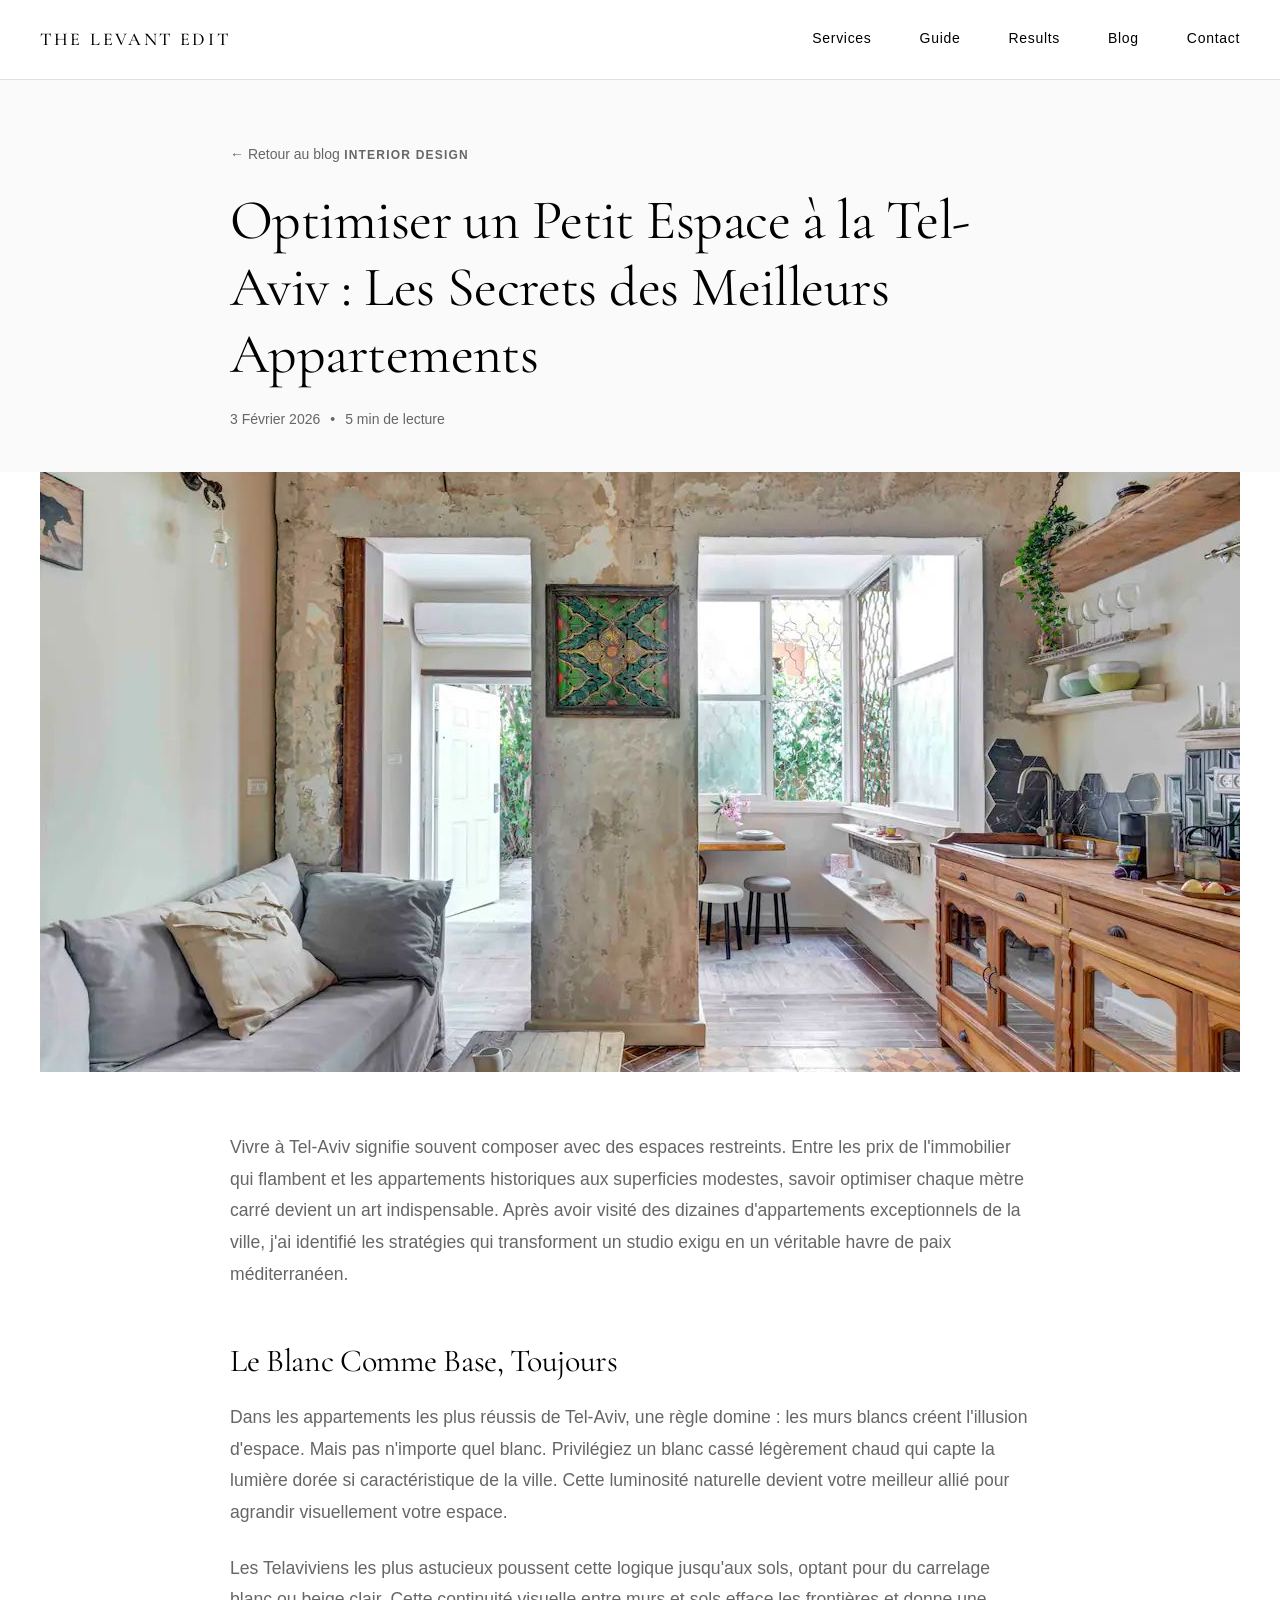
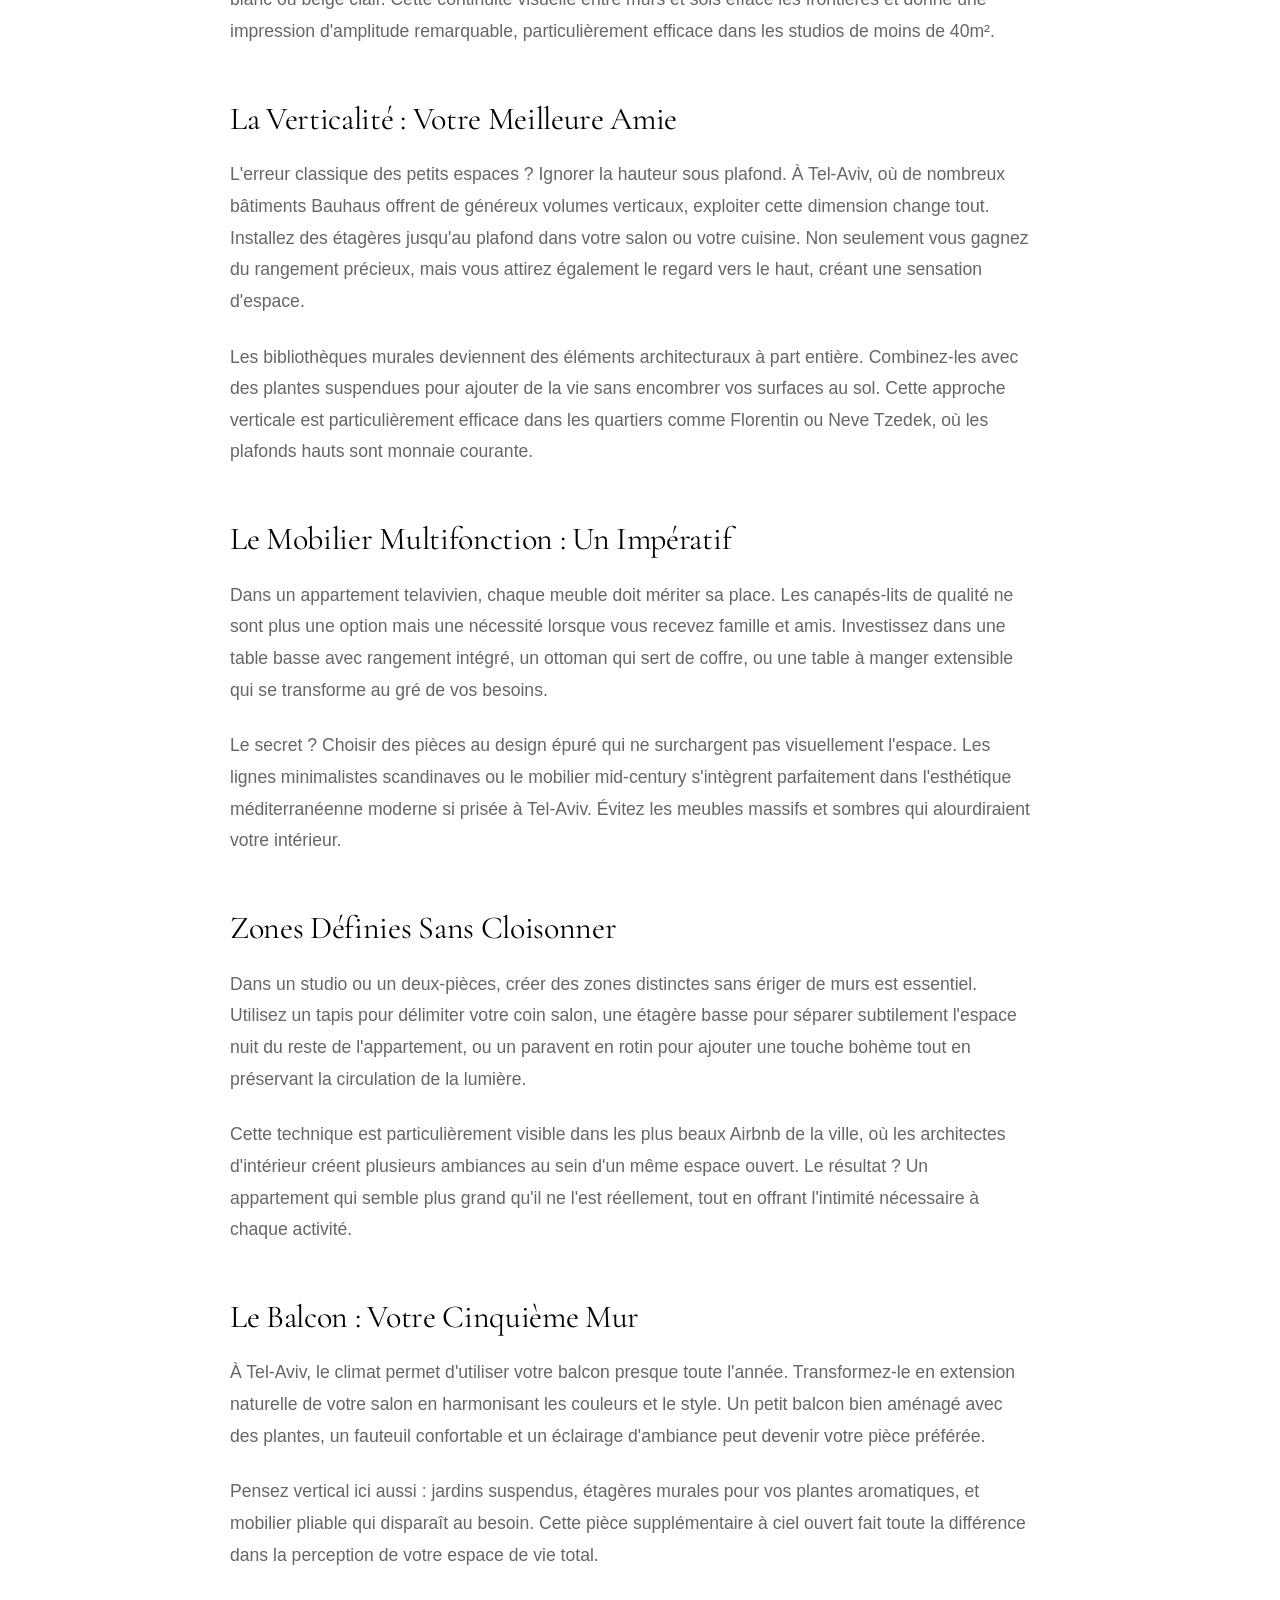
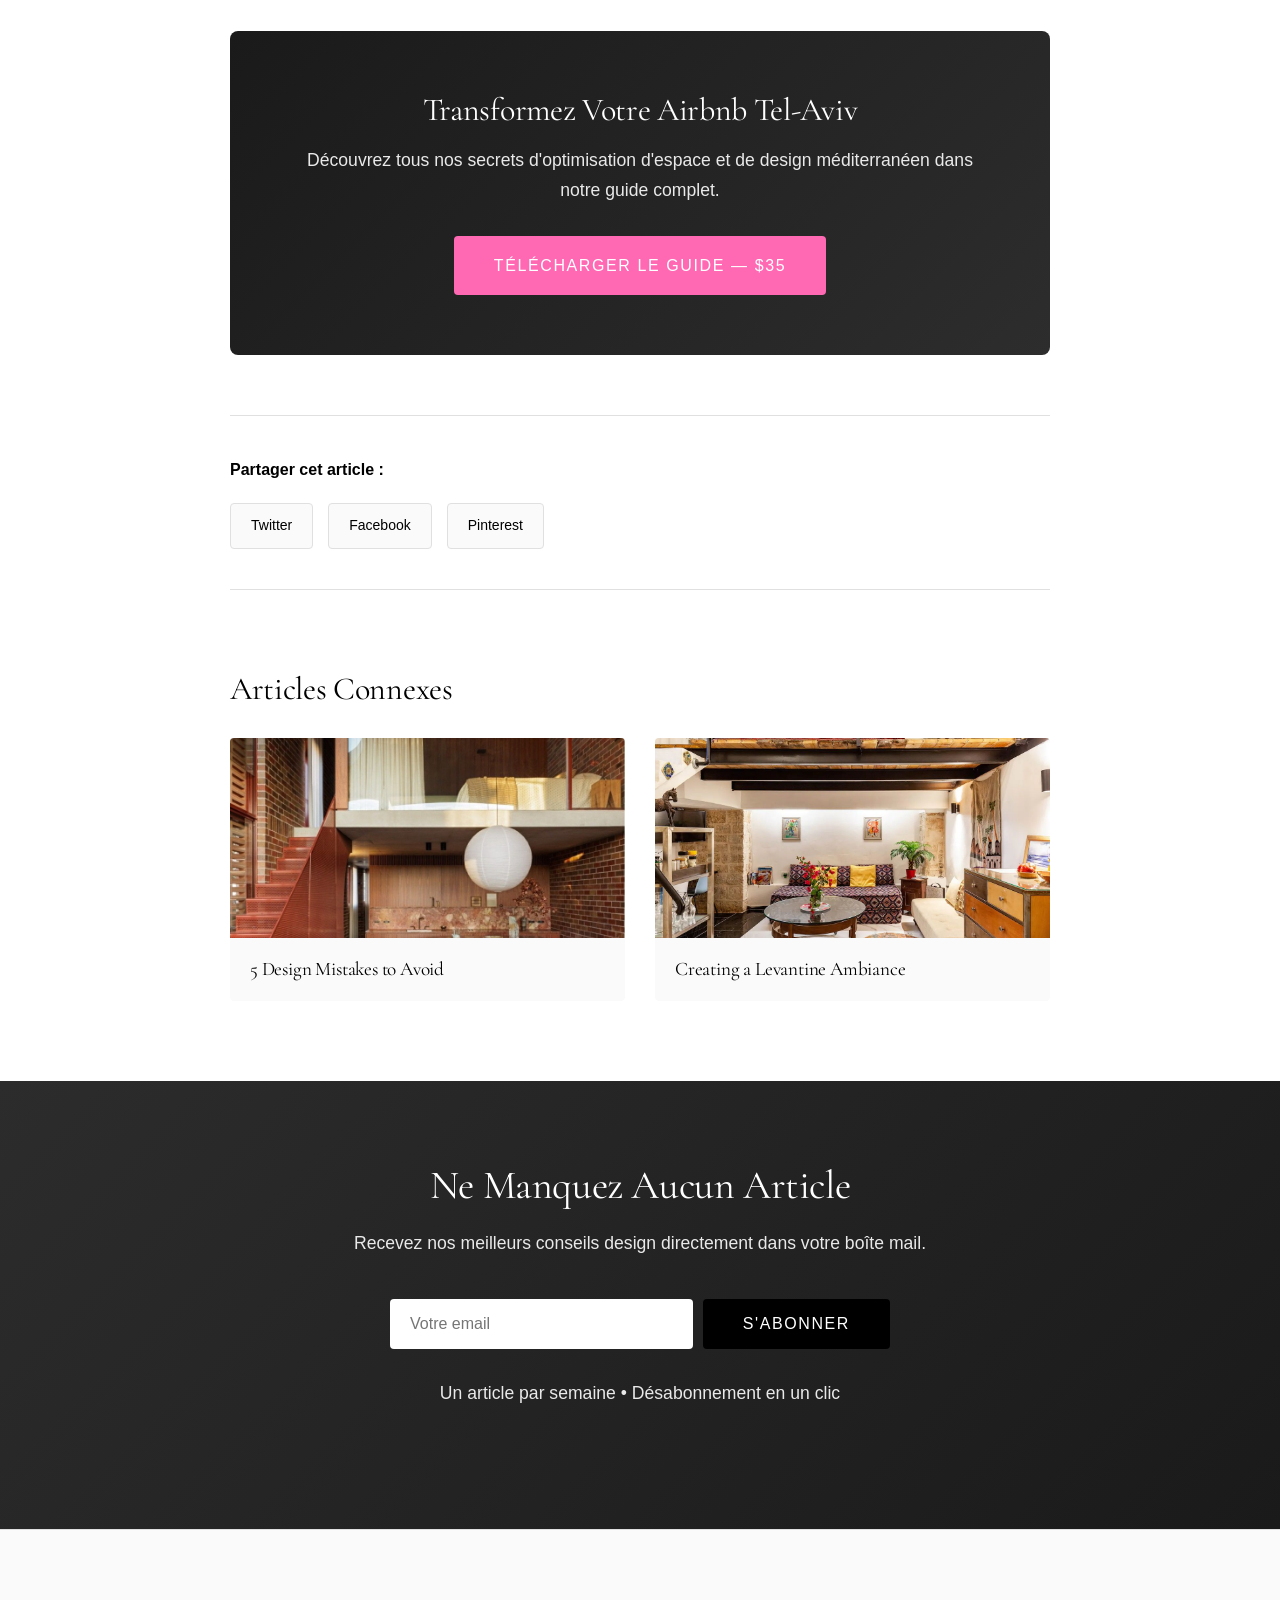
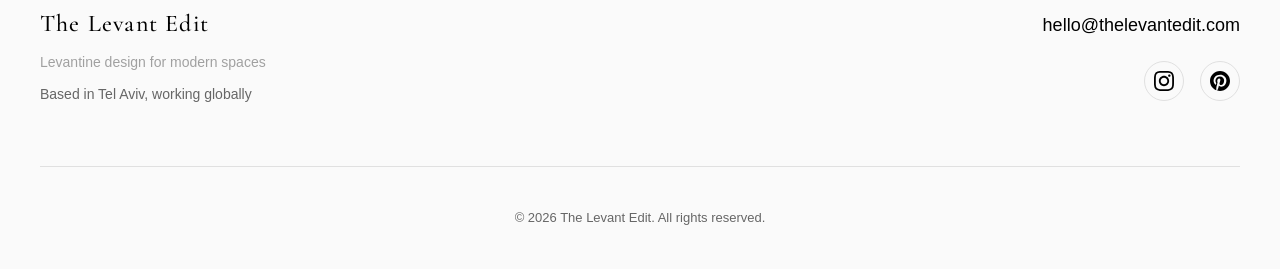
<file: blog-optimiser-petit-espace.html>
<!DOCTYPE html>
<html lang="fr">
<head>
    <meta charset="UTF-8">
    <meta name="viewport" content="width=device-width, initial-scale=1.0">

    <!-- SEO Meta Tags -->
    <title>Optimiser un Petit Espace à la Tel-Aviv | The Levant Edit</title>
    <meta name="description" content="Les secrets des meilleurs appartements de Tel-Aviv pour maximiser chaque mètre carré. Design méditerranéen et optimisation d'espace.">
    <meta name="keywords" content="petit espace tel aviv, optimisation appartement, design méditerranéen, studio tel aviv, appartement bauhaus">

    <!-- Open Graph -->
    <meta property="og:type" content="article">
    <meta property="og:title" content="Optimiser un Petit Espace à la Tel-Aviv">
    <meta property="og:description" content="Les secrets des meilleurs appartements de Tel-Aviv pour maximiser chaque mètre carré.">
    <meta property="og:image" content="https://thelevantedit.com/blog1.jpg">

    <!-- Canonical -->
    <link rel="canonical" href="https://thelevantedit.com/blog-optimiser-petit-espace.html">

    <!-- Favicon -->
    <link rel="icon" type="image/png" href="favicon.png">

    <!-- Stylesheet -->
    <link rel="stylesheet" href="styles.css">

    <!-- Google Analytics -->
    <script async src="https://www.googletagmanager.com/gtag/js?id=G-R26Z136GF2"></script>
    <script>
        window.dataLayer = window.dataLayer || [];
        function gtag(){dataLayer.push(arguments);}
        gtag('js', new Date());
        gtag('config', 'G-R26Z136GF2');
    </script>

    <!-- Gumroad -->
    <script src="https://gumroad.com/js/gumroad.js"></script>
</head>
<body>

    <!-- Navigation -->
    <nav class="nav">
        <div class="nav-container">
            <div class="nav-brand">
                <a href="index.html">The Levant Edit</a>
            </div>
            <div class="nav-mobile-toggle">
                <span></span>
                <span></span>
                <span></span>
            </div>
            <div class="nav-links">
                <a href="index.html#services">Services</a>
                <a href="index.html#airbnb">Guide</a>
                <a href="index.html#results">Results</a>
                <a href="index.html#blog">Blog</a>
                <a href="index.html#contact">Contact</a>
            </div>
        </div>
    </nav>

    <!-- Article Header -->
    <section class="blog-article-header">
        <div class="container-narrow">
            <a href="index.html#blog" class="back-link">← Retour au blog</a>
            <span class="article-category">Interior Design</span>
            <h1>Optimiser un Petit Espace à la Tel-Aviv : Les Secrets des Meilleurs Appartements</h1>
            <div class="article-meta">
                <span>3 Février 2026</span>
                <span>•</span>
                <span>5 min de lecture</span>
            </div>
        </div>
    </section>

    <!-- Featured Image -->
    <section class="article-featured-image">
        <div class="container">
            <img src="blog1.jpg" alt="Optimisation d'un petit appartement à Tel-Aviv">
        </div>
    </section>

    <!-- Article Content -->
    <article class="blog-article">
        <div class="container-narrow">
            <div class="article-content">
                <p class="lead-paragraph">Vivre à Tel-Aviv signifie souvent composer avec des espaces restreints. Entre les prix de l'immobilier qui flambent et les appartements historiques aux superficies modestes, savoir optimiser chaque mètre carré devient un art indispensable. Après avoir visité des dizaines d'appartements exceptionnels de la ville, j'ai identifié les stratégies qui transforment un studio exigu en un véritable havre de paix méditerranéen.</p>

                <h2>Le Blanc Comme Base, Toujours</h2>
                <p>Dans les appartements les plus réussis de Tel-Aviv, une règle domine : les murs blancs créent l'illusion d'espace. Mais pas n'importe quel blanc. Privilégiez un blanc cassé légèrement chaud qui capte la lumière dorée si caractéristique de la ville. Cette luminosité naturelle devient votre meilleur allié pour agrandir visuellement votre espace.</p>

                <p>Les Telaviviens les plus astucieux poussent cette logique jusqu'aux sols, optant pour du carrelage blanc ou beige clair. Cette continuité visuelle entre murs et sols efface les frontières et donne une impression d'amplitude remarquable, particulièrement efficace dans les studios de moins de 40m².</p>

                <h2>La Verticalité : Votre Meilleure Amie</h2>
                <p>L'erreur classique des petits espaces ? Ignorer la hauteur sous plafond. À Tel-Aviv, où de nombreux bâtiments Bauhaus offrent de généreux volumes verticaux, exploiter cette dimension change tout. Installez des étagères jusqu'au plafond dans votre salon ou votre cuisine. Non seulement vous gagnez du rangement précieux, mais vous attirez également le regard vers le haut, créant une sensation d'espace.</p>

                <p>Les bibliothèques murales deviennent des éléments architecturaux à part entière. Combinez-les avec des plantes suspendues pour ajouter de la vie sans encombrer vos surfaces au sol. Cette approche verticale est particulièrement efficace dans les quartiers comme Florentin ou Neve Tzedek, où les plafonds hauts sont monnaie courante.</p>

                <h2>Le Mobilier Multifonction : Un Impératif</h2>
                <p>Dans un appartement telavivien, chaque meuble doit mériter sa place. Les canapés-lits de qualité ne sont plus une option mais une nécessité lorsque vous recevez famille et amis. Investissez dans une table basse avec rangement intégré, un ottoman qui sert de coffre, ou une table à manger extensible qui se transforme au gré de vos besoins.</p>

                <p>Le secret ? Choisir des pièces au design épuré qui ne surchargent pas visuellement l'espace. Les lignes minimalistes scandinaves ou le mobilier mid-century s'intègrent parfaitement dans l'esthétique méditerranéenne moderne si prisée à Tel-Aviv. Évitez les meubles massifs et sombres qui alourdiraient votre intérieur.</p>

                <h2>Zones Définies Sans Cloisonner</h2>
                <p>Dans un studio ou un deux-pièces, créer des zones distinctes sans ériger de murs est essentiel. Utilisez un tapis pour délimiter votre coin salon, une étagère basse pour séparer subtilement l'espace nuit du reste de l'appartement, ou un paravent en rotin pour ajouter une touche bohème tout en préservant la circulation de la lumière.</p>

                <p>Cette technique est particulièrement visible dans les plus beaux Airbnb de la ville, où les architectes d'intérieur créent plusieurs ambiances au sein d'un même espace ouvert. Le résultat ? Un appartement qui semble plus grand qu'il ne l'est réellement, tout en offrant l'intimité nécessaire à chaque activité.</p>

                <h2>Le Balcon : Votre Cinquième Mur</h2>
                <p>À Tel-Aviv, le climat permet d'utiliser votre balcon presque toute l'année. Transformez-le en extension naturelle de votre salon en harmonisant les couleurs et le style. Un petit balcon bien aménagé avec des plantes, un fauteuil confortable et un éclairage d'ambiance peut devenir votre pièce préférée.</p>

                <p>Pensez vertical ici aussi : jardins suspendus, étagères murales pour vos plantes aromatiques, et mobilier pliable qui disparaît au besoin. Cette pièce supplémentaire à ciel ouvert fait toute la différence dans la perception de votre espace de vie total.</p>
            </div>

            <!-- Article CTA -->
            <div class="article-cta-box">
                <h3>Transformez Votre Airbnb Tel-Aviv</h3>
                <p>Découvrez tous nos secrets d'optimisation d'espace et de design méditerranéen dans notre guide complet.</p>
                <a href="https://thelevantedit.gumroad.com/l/airbnbinisrael" class="btn-primary gumroad-button" data-gumroad-single-product="true">
                    Télécharger le Guide — $35
                </a>
            </div>

            <!-- Share Section -->
            <div class="article-share">
                <p><strong>Partager cet article :</strong></p>
                <div class="share-buttons">
                    <a href="#" class="share-btn">Twitter</a>
                    <a href="#" class="share-btn">Facebook</a>
                    <a href="#" class="share-btn">Pinterest</a>
                </div>
            </div>

            <!-- Related Articles -->
            <div class="related-articles">
                <h3>Articles Connexes</h3>
                <div class="related-grid">
                    <a href="index.html#blog" class="related-card">
                        <img src="blog2.jpg" alt="Design mistakes">
                        <h4>5 Design Mistakes to Avoid</h4>
                    </a>
                    <a href="index.html#blog" class="related-card">
                        <img src="blog3.jpg" alt="Levantine ambiance">
                        <h4>Creating a Levantine Ambiance</h4>
                    </a>
                </div>
            </div>
        </div>
    </article>

    <!-- Newsletter Section -->
    <section class="blog-newsletter">
        <div class="container">
            <h2>Ne Manquez Aucun Article</h2>
            <p>Recevez nos meilleurs conseils design directement dans votre boîte mail.</p>
            <form action="https://formspree.io/f/mzdvnojl" method="POST" class="newsletter-form">
                <input type="email" name="email" placeholder="Votre email" required>
                <button type="submit" class="btn-primary">S'abonner</button>
            </form>
            <p class="newsletter-note">Un article par semaine • Désabonnement en un clic</p>
        </div>
    </section>

    <!-- Footer -->
    <footer class="footer">
        <div class="container">
            <div class="footer-main">
                <div class="footer-brand">
                    <h3>The Levant Edit</h3>
                    <p class="footer-tagline">Levantine design for modern spaces</p>
                    <p class="footer-location">Based in Tel Aviv, working globally</p>
                </div>

                <div class="footer-contact">
                    <a href="mailto:hello@thelevantedit.com" class="footer-email">hello@thelevantedit.com</a>
                    <div class="footer-social">
                        <a href="https://www.instagram.com/the.levantedit/" target="_blank" rel="noopener" aria-label="Instagram">
                            <svg width="24" height="24" viewBox="0 0 24 24" fill="currentColor">
                                <path d="M12 2.163c3.204 0 3.584.012 4.85.07 3.252.148 4.771 1.691 4.919 4.919.058 1.265.069 1.645.069 4.849 0 3.205-.012 3.584-.069 4.849-.149 3.225-1.664 4.771-4.919 4.919-1.266.058-1.644.07-4.85.07-3.204 0-3.584-.012-4.849-.07-3.26-.149-4.771-1.699-4.919-4.92-.058-1.265-.07-1.644-.07-4.849 0-3.204.013-3.583.07-4.849.149-3.227 1.664-4.771 4.919-4.919 1.266-.057 1.645-.069 4.849-.069zm0-2.163c-3.259 0-3.667.014-4.947.072-4.358.2-6.78 2.618-6.98 6.98-.059 1.281-.073 1.689-.073 4.948 0 3.259.014 3.668.072 4.948.2 4.358 2.618 6.78 6.98 6.98 1.281.058 1.689.072 4.948.072 3.259 0 3.668-.014 4.948-.072 4.354-.2 6.782-2.618 6.979-6.98.059-1.28.073-1.689.073-4.948 0-3.259-.014-3.667-.072-4.947-.196-4.354-2.617-6.78-6.979-6.98-1.281-.059-1.69-.073-4.949-.073zm0 5.838c-3.403 0-6.162 2.759-6.162 6.162s2.759 6.163 6.162 6.163 6.162-2.759 6.162-6.163c0-3.403-2.759-6.162-6.162-6.162zm0 10.162c-2.209 0-4-1.79-4-4 0-2.209 1.791-4 4-4s4 1.791 4 4c0 2.21-1.791 4-4 4zm6.406-11.845c-.796 0-1.441.645-1.441 1.44s.645 1.44 1.441 1.44c.795 0 1.439-.645 1.439-1.44s-.644-1.44-1.439-1.44z"/>
                            </svg>
                        </a>
                        <a href="https://www.pinterest.com/0iwkefr9bby8pv0y3em5alp1oxomv9/?actingBusinessId=1089871315982472611" target="_blank" rel="noopener" aria-label="Pinterest">
                            <svg width="24" height="24" viewBox="0 0 24 24" fill="currentColor">
                                <path d="M12 0c-6.627 0-12 5.372-12 12 0 5.084 3.163 9.426 7.627 11.174-.105-.949-.2-2.405.042-3.441.218-.937 1.407-5.965 1.407-5.965s-.359-.719-.359-1.782c0-1.668.967-2.914 2.171-2.914 1.023 0 1.518.769 1.518 1.69 0 1.029-.655 2.568-.994 3.995-.283 1.194.599 2.169 1.777 2.169 2.133 0 3.772-2.249 3.772-5.495 0-2.873-2.064-4.882-5.012-4.882-3.414 0-5.418 2.561-5.418 5.207 0 1.031.397 2.138.893 2.738.098.119.112.224.083.345l-.333 1.36c-.053.22-.174.267-.402.161-1.499-.698-2.436-2.889-2.436-4.649 0-3.785 2.75-7.262 7.929-7.262 4.163 0 7.398 2.967 7.398 6.931 0 4.136-2.607 7.464-6.227 7.464-1.216 0-2.359-.631-2.75-1.378l-.748 2.853c-.271 1.043-1.002 2.35-1.492 3.146 1.124.347 2.317.535 3.554.535 6.627 0 12-5.373 12-12 0-6.628-5.373-12-12-12z"/>
                            </svg>
                        </a>
                    </div>
                </div>
            </div>

            <div class="footer-bottom">
                <p>&copy; 2026 The Levant Edit. All rights reserved.</p>
            </div>
        </div>
    </footer>

    <!-- Scripts -->
    <script src="app.js"></script>

</body>
</html>
</file>
<file: styles.css>
/* ========================================
   THE LEVANT EDIT - LUXURY MINIMALIST
   Inspired by Aman.com
   ======================================== */

/* Fonts */
@import url('https://fonts.googleapis.com/css2?family=Cormorant+Garamond:wght@300;400;500;600;700&display=swap');
@import url('https://fonts.cdnfonts.com/css/coconat-pro');

:root {
    --white: #FFFFFF;
    --off-white: #FAFAFA;
    --light-grey: #F5F5F5;
    --mid-grey: #E0E0E0;
    --dark-grey: #666666;
    --black: #000000;
    --spacing: 120px;
}

* {
    margin: 0;
    padding: 0;
    box-sizing: border-box;
}

html {
    scroll-behavior: smooth;
}

body {
    font-family: 'Coconat Pro', sans-serif;
    color: var(--black);
    line-height: 1.7;
    font-size: 16px;
    font-weight: 300;
    background: var(--white);
    -webkit-font-smoothing: antialiased;
}

h1, h2, h3, h4 {
    font-family: 'Cormorant Garamond', serif;
    font-weight: 400;
    line-height: 1.2;
    letter-spacing: -0.01em;
}

h1 { font-size: clamp(2.5rem, 6vw, 4rem); }
h2 { font-size: clamp(2rem, 4vw, 3rem); }
h3 { font-size: clamp(1.5rem, 3vw, 2rem); }
h4 { font-size: clamp(1.2rem, 2.5vw, 1.5rem); }

a {
    color: inherit;
    text-decoration: none;
    transition: opacity 0.3s ease;
}

a:hover {
    opacity: 0.6;
}

img {
    width: 100%;
    height: 100%;
    object-fit: cover;
    display: block;
}

.container {
    max-width: 1400px;
    margin: 0 auto;
    padding: 0 40px;
}

.container-narrow {
    max-width: 900px;
    margin: 0 auto;
    padding: 0 40px;
}

/* Navigation */
.nav {
    position: fixed;
    top: 0;
    left: 0;
    right: 0;
    background: rgba(255, 255, 255, 0.95);
    backdrop-filter: blur(10px);
    border-bottom: 1px solid var(--mid-grey);
    z-index: 1000;
}

.nav-container {
    max-width: 1400px;
    margin: 0 auto;
    padding: 24px 40px;
    display: flex;
    justify-content: space-between;
    align-items: center;
}

.logo {
    font-family: 'Cormorant Garamond', serif;
    font-size: 18px;
    font-weight: 500;
    letter-spacing: 0.15em;
    text-transform: uppercase;
}

.nav-links {
    display: flex;
    gap: 48px;
}

.nav-links a {
    font-size: 14px;
    font-weight: 400;
    letter-spacing: 0.05em;
}

/* Hero */
.hero {
    margin-top: 80px;
    height: 85vh;
    position: relative;
    display: flex;
    align-items: center;
    justify-content: center;
}

.hero-image {
    position: absolute;
    inset: 0;
    z-index: 1;
}

.hero-image img {
    filter: brightness(0.85);
}

.hero-content {
    position: relative;
    z-index: 2;
    text-align: center;
    color: var(--white);
}

.hero-content h1 {
    margin-bottom: 24px;
    text-shadow: 0 2px 20px rgba(0,0,0,0.3);
}

.hero-content p {
    font-size: 18px;
    letter-spacing: 0.05em;
}

/* Gallery */
.gallery {
    padding: var(--spacing) 0;
}

.gallery-grid {
    display: grid;
    grid-template-columns: repeat(12, 1fr);
    gap: 16px;
    max-width: 1600px;
    margin: 0 auto;
    padding: 0 40px;
}

.gallery-item {
    grid-column: span 4;
    aspect-ratio: 3/4;
    overflow: hidden;
}

.gallery-item.large {
    grid-column: span 8;
    aspect-ratio: 16/9;
}

.gallery-item img {
    transition: transform 0.6s ease;
}

.gallery-item:hover img {
    transform: scale(1.05);
}

/* Intro Text */
.intro-text {
    padding: 80px 0;
    background: var(--light-grey);
}

.lead {
    font-size: 24px;
    line-height: 1.6;
    font-weight: 300;
    text-align: center;
}

/* Section Headers */
.section-header {
    margin-bottom: 60px;
}

.label {
    display: block;
    font-size: 12px;
    letter-spacing: 0.2em;
    text-transform: uppercase;
    color: var(--dark-grey);
    margin-bottom: 16px;
}

.section-header h2 {
    margin-bottom: 16px;
}

.section-intro {
    font-size: 18px;
    color: var(--dark-grey);
    max-width: 700px;
    margin-bottom: 60px;
}

/* Airbnb Section */
.airbnb-section {
    padding: var(--spacing) 0;
}

.services-grid {
    display: grid;
    gap: 100px;
    margin-bottom: 100px;
}

.service-block h3 {
    margin-bottom: 16px;
}

.service-block > p {
    color: var(--dark-grey);
    margin-bottom: 48px;
    max-width: 600px;
}

/* E-books */
.ebook-list {
    display: grid;
    gap: 48px;
}

.ebook-item {
    display: grid;
    grid-template-columns: 300px 1fr;
    gap: 40px;
    padding-bottom: 48px;
    border-bottom: 1px solid var(--mid-grey);
}

.ebook-item:last-child {
    border-bottom: none;
}

.ebook-visual {
    aspect-ratio: 3/4;
    overflow: hidden;
}

.ebook-info h4 {
    margin-bottom: 12px;
}

.ebook-info p {
    color: var(--dark-grey);
    margin-bottom: 24px;
}

.ebook-meta {
    display: flex;
    align-items: center;
    gap: 32px;
}

.ebook-price {
    font-family: 'Cormorant Garamond', serif;
    font-size: 32px;
    font-weight: 400;
}

.ebook-status {
    font-size: 14px;
    letter-spacing: 0.1em;
    text-transform: uppercase;
    color: var(--dark-grey);
}

.link-arrow {
    font-size: 14px;
    letter-spacing: 0.05em;
    border-bottom: 1px solid var(--black);
    padding-bottom: 2px;
}

.link-arrow:hover {
    opacity: 1;
    border-color: var(--dark-grey);
}

.ebook-item.coming-soon {
    opacity: 0.5;
}

/* Consultations */
.consultation-tiers {
    display: grid;
    grid-template-columns: repeat(3, 1fr);
    gap: 32px;
}

.tier {
    padding: 48px 32px;
    border: 1px solid var(--mid-grey);
    position: relative;
}

.tier.featured {
    border: 2px solid var(--black);
}

.tier-badge {
    position: absolute;
    top: -12px;
    left: 32px;
    background: var(--black);
    color: var(--white);
    padding: 4px 12px;
    font-size: 11px;
    letter-spacing: 0.1em;
    text-transform: uppercase;
}

.tier h4 {
    margin-bottom: 8px;
}

.tier-duration {
    font-size: 14px;
    color: var(--dark-grey);
    margin-bottom: 24px;
    letter-spacing: 0.05em;
}

.tier > p {
    color: var(--dark-grey);
    margin-bottom: 32px;
    min-height: 80px;
}

.tier-footer {
    display: flex;
    justify-content: space-between;
    align-items: center;
    padding-top: 24px;
    border-top: 1px solid var(--mid-grey);
}

.tier-price {
    font-family: 'Cormorant Garamond', serif;
    font-size: 36px;
    font-weight: 400;
}

/* Results */
.results-section {
    padding: 80px 0;
    border-top: 1px solid var(--mid-grey);
}

.results-section h3 {
    margin-bottom: 48px;
}

.results-grid {
    display: grid;
    grid-template-columns: repeat(3, 1fr);
    gap: 60px;
}

.result-item {
    text-align: center;
}

.result-number {
    display: block;
    font-family: 'Cormorant Garamond', serif;
    font-size: 48px;
    font-weight: 400;
    margin-bottom: 12px;
}

.result-label {
    display: block;
    font-size: 14px;
    color: var(--dark-grey);
    letter-spacing: 0.05em;
}

/* Image Break */
.image-break {
    height: 70vh;
    overflow: hidden;
}

/* Travel Section */
.travel-section {
    padding: var(--spacing) 0;
    background: var(--off-white);
}

.travel-grid {
    display: grid;
    grid-template-columns: repeat(3, 1fr);
    gap: 48px;
}

.travel-item {
    transition: opacity 0.3s ease;
}

.travel-item.coming-soon {
    opacity: 0.5;
}

.travel-image {
    aspect-ratio: 4/5;
    margin-bottom: 24px;
    overflow: hidden;
}

.travel-image img {
    transition: transform 0.6s ease;
}

.travel-item:hover .travel-image img {
    transform: scale(1.05);
}

.travel-info h3 {
    margin-bottom: 12px;
}

.travel-info p {
    color: var(--dark-grey);
    margin-bottom: 24px;
    min-height: 60px;
}

.travel-meta {
    display: flex;
    align-items: center;
    gap: 24px;
}

.travel-price {
    font-family: 'Cormorant Garamond', serif;
    font-size: 28px;
    font-weight: 400;
}

.travel-status {
    font-size: 14px;
    letter-spacing: 0.1em;
    text-transform: uppercase;
    color: var(--dark-grey);
}

/* Testimonials */
.testimonials {
    padding: var(--spacing) 0;
}

.testimonial {
    padding: 60px 0;
    border-bottom: 1px solid var(--mid-grey);
}

.testimonial:last-child {
    border-bottom: none;
}

.testimonial-text {
    font-size: 24px;
    line-height: 1.6;
    font-weight: 300;
    margin-bottom: 24px;
}

.testimonial-author {
    font-size: 14px;
    letter-spacing: 0.05em;
    color: var(--dark-grey);
}

/* Contact */
.contact-section {
    padding: var(--spacing) 0;
    text-align: center;
    background: var(--light-grey);
}

.contact-section h2 {
    margin-bottom: 24px;
}

.contact-section p {
    color: var(--dark-grey);
    margin-bottom: 40px;
}

.btn-primary {
    display: inline-block;
    padding: 16px 48px;
    background: var(--black);
    color: var(--white);
    font-size: 14px;
    letter-spacing: 0.1em;
    text-transform: uppercase;
    transition: all 0.3s ease;
}

.btn-primary:hover {
    background: var(--dark-grey);
    opacity: 1;
}

.contact-note {
    margin-top: 24px;
    font-size: 14px;
    color: var(--dark-grey);
}

/* Footer */
.footer {
    padding: 80px 0 40px;
    border-top: 1px solid var(--mid-grey);
    background: var(--off-white);
}

.footer-main {
    display: flex;
    justify-content: space-between;
    align-items: flex-start;
    margin-bottom: 60px;
    gap: 60px;
}

.footer-brand h3 {
    font-family: 'Cormorant Garamond', serif;
    font-size: 24px;
    font-weight: 500;
    letter-spacing: 0.05em;
    margin-bottom: 12px;
}

.footer-tagline {
    font-size: 14px;
    color: var(--dark-grey);
    margin-bottom: 8px;
}

.footer-location {
    font-size: 14px;
    color: var(--dark-grey);
}

.footer-contact {
    text-align: right;
}

.footer-email {
    font-size: 18px;
    font-weight: 400;
    display: block;
    margin-bottom: 20px;
    transition: opacity 0.3s ease;
}

.footer-email:hover {
    opacity: 0.6;
}

.footer-social {
    display: flex;
    gap: 20px;
    justify-content: flex-end;
}

.footer-social a {
    width: 40px;
    height: 40px;
    display: flex;
    align-items: center;
    justify-content: center;
    border: 1px solid var(--mid-grey);
    border-radius: 50%;
    transition: all 0.3s ease;
    color: var(--black);
    background: transparent;
}

.footer-social a:hover {
    background: var(--black);
    color: var(--white);
    border-color: var(--black);
    opacity: 1;
    transform: translateY(-2px);
}

.footer-social a:hover svg {
    fill: var(--white);
}

.footer-social svg {
    width: 20px;
    height: 20px;
    transition: fill 0.3s ease;
    fill: var(--black);
}

.footer-bottom {
    text-align: center;
    padding-top: 40px;
    border-top: 1px solid var(--mid-grey);
}

.footer-bottom p {
    font-size: 13px;
    color: var(--dark-grey);
}

/* Responsive */
@media (max-width: 1200px) {
    .gallery-item {
        grid-column: span 6;
    }
    
    .gallery-item.large {
        grid-column: span 12;
    }
    
    .consultation-tiers {
        grid-template-columns: 1fr;
    }
    
    .results-grid {
        grid-template-columns: 1fr;
        gap: 40px;
    }
    
    .travel-grid {
        grid-template-columns: 1fr;
    }
}

@media (max-width: 768px) {
    :root {
        --spacing: 80px;
    }
    
    .container,
    .container-narrow {
        padding: 0 24px;
    }
    
    .nav-container {
        padding: 20px 24px;
    }
    
    .nav-links {
        display: none;
    }
    
    .hero {
        height: 60vh;
    }
    
    .gallery-grid {
        padding: 0 16px;
        gap: 8px;
    }
    
    .ebook-item {
        grid-template-columns: 1fr;
    }
    
    .footer-main {
        flex-direction: column;
        gap: 40px;
    }

    .footer-contact {
        text-align: left;
    }

    .footer-social {
        justify-content: flex-start;
    }
}
/* Photo Showcase */
.photo-showcase {
    padding: 0;
}

.showcase-grid {
    display: grid;
    grid-template-columns: repeat(3, 1fr);
    gap: 0;
}

.showcase-item {
    aspect-ratio: 1;
    overflow: hidden;
}

.showcase-item img {
    transition: transform 0.6s ease;
}

.showcase-item:hover img {
    transform: scale(1.05);
}

@media (max-width: 768px) {
    .showcase-grid {
        grid-template-columns: 1fr;
    }
}

/* Language Selector */
.lang-selector {
    padding: 8px 16px;
    border: 1px solid var(--mid-grey);
    background: var(--white);
    font-family: 'Inter', sans-serif;
    font-size: 14px;
    cursor: pointer;
    transition: all 0.3s ease;
}

.lang-selector:hover {
    border-color: var(--black);
}

.lang-selector:focus {
    outline: none;
    border-color: var(--black);
}

/* RTL Support */
body.rtl {
    direction: rtl;
}

body.rtl .nav-links {
    flex-direction: row-reverse;
}

body.rtl .ebook-item {
    grid-template-columns: 1fr 300px;
}

body.rtl .guide-footer,
body.rtl .ebook-meta,
body.rtl .travel-meta,
body.rtl .tier-footer {
    flex-direction: row-reverse;
}

body.rtl .footer-content {
    direction: rtl;
}

body.rtl .link-arrow::after {
    content: ' ←';
}

/* Hebrew font */
body[lang="he"],
body[lang="he"] * {
    font-family: 'Rubik', 'Inter', sans-serif !important;
}

/* Arabic font */
body[lang="ar"],
body[lang="ar"] * {
    font-family: 'Inter', sans-serif !important;
}

/* ========================================
   NEW SECTIONS - SALES OPTIMIZED
   ======================================== */

/* Announcement Bar */
.announcement-bar {
    background: #000;
    color: #fff;
    text-align: center;
    padding: 12px 20px;
    font-size: 14px;
    position: fixed;
    top: 0;
    left: 0;
    right: 0;
    z-index: 1001;
}

.announcement-bar + .nav {
    top: 48px;
}

.announcement-bar .strike {
    text-decoration: line-through;
    opacity: 0.7;
    margin-right: 5px;
}

/* Hero Enhancements */
.hero-badge {
    display: inline-block;
    background: rgba(0, 0, 0, 0.8);
    color: #fff;
    padding: 8px 16px;
    border-radius: 50px;
    font-size: 14px;
    margin-bottom: 20px;
    backdrop-filter: blur(10px);
}

.hero-subtitle {
    font-size: 1.2rem;
    margin: 20px 0 30px;
    max-width: 600px;
}

.hero-cta {
    display: flex;
    gap: 16px;
    margin: 30px 0;
    flex-wrap: wrap;
}

.hero-trust {
    display: flex;
    flex-wrap: wrap;
    gap: 20px;
    font-size: 14px;
    color: var(--white);
    margin-top: 20px;
}

/* Buttons */
.btn-primary, .btn-secondary {
    display: inline-block;
    padding: 16px 40px;
    border-radius: 4px;
    font-weight: 500;
    transition: all 0.3s ease;
    text-align: center;
    cursor: pointer;
    border: none;
    font-size: 16px;
}

.btn-primary {
    background: var(--black);
    color: var(--white);
}

.btn-primary:hover {
    background: #333;
    opacity: 1;
    transform: translateY(-2px);
}

/* Gumroad Button Styles */
.gumroad-button {
    background: #FF69B4 !important;
    color: var(--white) !important;
}

.gumroad-button:hover {
    background: #FF1493 !important;
    opacity: 1 !important;
    box-shadow: 0 10px 30px rgba(255, 105, 180, 0.4);
    transform: translateY(-2px);
}

.btn-secondary {
    background: var(--black);
    color: var(--white);
    border: 1px solid var(--black);
}

.btn-secondary:hover {
    background: #333;
    color: var(--white);
    opacity: 1;
    transform: translateY(-2px);
}

.btn-primary-large {
    padding: 20px 50px;
    font-size: 18px;
    font-weight: 600;
}

/* Social Proof Bar */
.social-proof-bar {
    background: var(--light-grey);
    padding: 40px 0;
}

.proof-items {
    display: grid;
    grid-template-columns: repeat(auto-fit, minmax(200px, 1fr));
    gap: 40px;
    text-align: center;
}

.proof-item strong {
    display: block;
    font-size: 2.5rem;
    font-family: 'Cormorant Garamond', serif;
    margin-bottom: 8px;
}

.proof-item span {
    font-size: 14px;
    color: var(--dark-grey);
}

/* Problem Section */
.problem-section {
    padding: var(--spacing) 0;
    background: var(--white);
}

.problem-section h2 {
    text-align: center;
    margin-bottom: 60px;
}

.problem-grid {
    display: grid;
    grid-template-columns: repeat(3, 1fr);
    gap: 40px;
    margin-bottom: 60px;
    align-items: stretch;
}

.problem-item {
    text-align: center;
    padding: 40px;
    background: var(--off-white);
    border-radius: 4px;
    display: flex;
    flex-direction: column;
    justify-content: flex-start;
}

.problem-item h3 {
    margin-bottom: 20px;
    min-height: auto;
}

.problem-item p {
    flex-grow: 1;
}

.problem-conclusion {
    text-align: center;
    font-size: 1.5rem;
    max-width: 900px;
    margin: 40px auto 0;
    line-height: 1.8;
    font-weight: 500;
    color: var(--black);
    padding: 40px;
    background: var(--light-grey);
    border-radius: 8px;
    border-left: 6px solid var(--black);
}

/* Preview Section */
.preview-section {
    padding: var(--spacing) 0;
    background: var(--light-grey);
}

.section-header-center {
    text-align: center;
    margin-bottom: 60px;
}

.section-header-center h2 {
    margin-bottom: 20px;
}

.preview-grid {
    display: grid;
    grid-template-columns: repeat(5, 1fr);
    gap: 40px;
    margin-bottom: 80px;
}

@media (max-width: 1400px) {
    .preview-grid {
        grid-template-columns: repeat(3, 1fr);
    }
}

@media (max-width: 900px) {
    .preview-grid {
        grid-template-columns: repeat(2, 1fr);
    }
}

@media (max-width: 600px) {
    .preview-grid {
        grid-template-columns: 1fr;
    }
}

.preview-item {
    background: var(--white);
    padding: 40px;
    border-radius: 4px;
}

.preview-image {
    width: 100%;
    height: 300px;
    margin-bottom: 30px;
    border-radius: 4px;
    overflow: hidden;
}

.preview-item h3 {
    margin-bottom: 20px;
}

.preview-item ul {
    list-style: none;
    padding: 0;
}

.preview-item li {
    padding: 10px 0;
    border-bottom: 1px solid var(--mid-grey);
}

.preview-item li:last-child {
    border-bottom: none;
}

.preview-cta {
    text-align: center;
    padding: 60px 40px;
    background: var(--white);
    border-radius: 4px;
}

.preview-cta h3 {
    margin-bottom: 16px;
}

.preview-cta p {
    margin-bottom: 30px;
}

.guarantee {
    margin-top: 20px;
    font-size: 14px;
    color: var(--dark-grey);
}

/* Results / Case Studies */
.results-section {
    padding: var(--spacing) 0;
}

.case-studies {
    max-width: 1200px;
    margin: 0 auto;
}

.case-study {
    display: grid;
    grid-template-columns: 1fr 1fr;
    gap: 60px;
    margin-bottom: 80px;
    align-items: center;
}

.case-study-image {
    display: grid;
    grid-template-columns: 1fr 1fr;
    gap: 20px;
}

.before-after {
    position: relative;
}

.before-after img {
    border-radius: 4px;
}

.ba-label {
    position: absolute;
    top: 10px;
    left: 10px;
    background: rgba(0, 0, 0, 0.8);
    color: white;
    padding: 6px 12px;
    font-size: 12px;
    border-radius: 4px;
}

.case-metrics {
    display: grid;
    grid-template-columns: repeat(3, 1fr);
    gap: 20px;
    margin: 30px 0;
}

.metric {
    text-align: center;
    padding: 20px;
    background: var(--light-grey);
    border-radius: 4px;
}

.metric strong {
    display: block;
    font-size: 2rem;
    font-family: 'Cormorant Garamond', serif;
    margin-bottom: 8px;
}

.case-study blockquote {
    font-style: italic;
    padding: 30px;
    background: var(--off-white);
    border-left: 4px solid var(--black);
    margin: 30px 0 0 0;
}

.case-study-stats {
    display: grid;
    grid-template-columns: 1fr auto 1fr;
    gap: 40px;
    align-items: center;
    padding: 60px;
    background: var(--off-white);
    border-radius: 4px;
}

.stat-item ul {
    list-style: none;
    padding: 0;
}

.stat-item li {
    padding: 8px 0;
}

.stat-arrow {
    font-size: 3rem;
    color: var(--dark-grey);
}

.stat-item.highlight {
    background: var(--black);
    color: var(--white);
    padding: 40px;
    border-radius: 4px;
}

.stat-item.highlight strong {
    color: #FFF;
}

/* FAQ Section */
.faq-section {
    padding: var(--spacing) 0;
    background: var(--white);
}

.faq-section h2 {
    text-align: center;
    margin-bottom: 60px;
}

.faq-list {
    max-width: 800px;
    margin: 0 auto;
}

.faq-item {
    border-bottom: 1px solid var(--mid-grey);
    margin-bottom: 0;
}

.faq-question {
    width: 100%;
    background: none;
    border: none;
    padding: 30px 0;
    display: flex;
    justify-content: space-between;
    align-items: center;
    cursor: pointer;
    font-size: 1.1rem;
    font-family: 'Cormorant Garamond', serif;
    text-align: left;
    transition: opacity 0.3s;
}

.faq-question:hover {
    opacity: 0.7;
}

.faq-icon {
    font-size: 1.5rem;
    transition: transform 0.3s;
}

.faq-item.open .faq-icon {
    transform: rotate(45deg);
}

.faq-answer {
    max-height: 0;
    overflow: hidden;
    transition: max-height 0.3s ease;
}

.faq-item.open .faq-answer {
    max-height: 500px;
    padding-bottom: 30px;
}

/* Testimonials Enhanced */
.testimonials h2 {
    text-align: center;
    margin-bottom: 60px;
}

.testimonial-rating {
    color: #FFB800;
    margin-bottom: 16px;
    font-size: 1.2rem;
}

/* Final CTA */
.final-cta {
    padding: var(--spacing) 0;
    background: linear-gradient(135deg, #1a1a1a 0%, #2d2d2d 100%);
    color: var(--white);
}

.final-cta h2 {
    text-align: center;
    color: var(--white);
    margin-bottom: 20px;
}

.final-cta .lead {
    text-align: center;
    color: rgba(255, 255, 255, 0.8);
    margin-bottom: 60px;
}

.cta-box {
    max-width: 700px;
    margin: 0 auto;
}

.cta-offer {
    background: var(--white);
    color: var(--black);
    padding: 60px;
    border-radius: 8px;
    text-align: center;
}

.cta-includes {
    list-style: none;
    padding: 0;
    margin: 40px 0;
    text-align: left;
}

.cta-includes li {
    padding: 12px 0;
    border-bottom: 1px solid var(--mid-grey);
}

.cta-pricing {
    margin: 40px 0;
}

.price-strike {
    font-size: 1.5rem;
    text-decoration: line-through;
    opacity: 0.5;
    margin-bottom: 10px;
}

.price-main {
    font-size: 4rem;
    font-family: 'Cormorant Garamond', serif;
    font-weight: 600;
    margin-bottom: 10px;
}

.price-note {
    color: #D32F2F;
    font-weight: 600;
}

.cta-guarantee {
    margin-top: 30px;
    font-size: 14px;
    color: var(--dark-grey);
}

.cta-urgency {
    text-align: center;
    margin-top: 40px;
    padding: 20px;
    background: rgba(211, 47, 47, 0.1);
    border-radius: 4px;
    color: var(--white);
}

/* Waitlist Section */
.waitlist-section {
    padding: var(--spacing) 0;
    background: var(--light-grey);
    text-align: center;
}

.waitlist-form {
    max-width: 600px;
    margin: 40px auto;
    display: flex;
    flex-direction: column;
    gap: 16px;
}

.waitlist-form input {
    padding: 16px 20px;
    border: 1px solid var(--mid-grey);
    border-radius: 4px;
    font-size: 16px;
}

.form-note {
    font-size: 14px;
    color: var(--dark-grey);
    margin-top: 20px;
}

/* Exit Popup */
.popup-overlay {
    position: fixed;
    top: 0;
    left: 0;
    right: 0;
    bottom: 0;
    background: rgba(0, 0, 0, 0.8);
    z-index: 10000;
    display: flex;
    align-items: center;
    justify-content: center;
    backdrop-filter: blur(5px);
}

.popup-content {
    background: var(--white);
    padding: 60px;
    border-radius: 8px;
    max-width: 500px;
    position: relative;
    text-align: center;
}

.popup-close {
    position: absolute;
    top: 20px;
    right: 20px;
    background: none;
    border: none;
    font-size: 2rem;
    cursor: pointer;
    opacity: 0.5;
    transition: opacity 0.3s;
}

.popup-close:hover {
    opacity: 1;
}

.popup-form {
    margin: 30px 0;
    display: flex;
    flex-direction: column;
    gap: 16px;
}

.popup-form input {
    padding: 16px 20px;
    border: 1px solid var(--mid-grey);
    border-radius: 4px;
    font-size: 16px;
}

.popup-note {
    font-size: 14px;
    color: var(--dark-grey);
}

.footer-social {
    display: flex;
    gap: 16px;
    margin-top: 20px;
}

.footer-social a {
    color: var(--dark-grey);
    transition: color 0.3s ease;
}

.footer-social a:hover {
    color: var(--black);
    opacity: 1;
}

.footer-tagline {
    margin-top: 10px;
    opacity: 0.6;
}

/* Mobile Responsive */
@media (max-width: 768px) {
    .hero-cta {
        flex-direction: column;
    }
    
    .btn-primary, .btn-secondary {
        width: 100%;
    }
    
    .problem-grid {
        grid-template-columns: 1fr;
    }
    
    .preview-grid {
        grid-template-columns: 1fr;
    }
    
    .case-study {
        grid-template-columns: 1fr;
    }
    
    .case-study-stats {
        grid-template-columns: 1fr;
    }
    
    .stat-arrow {
        transform: rotate(90deg);
    }
    
    .proof-items {
        grid-template-columns: repeat(2, 1fr);
        gap: 20px;
    }
    
    .cta-offer {
        padding: 40px 30px;
    }
    
    .popup-content {
        margin: 20px;
        padding: 40px 30px;
    }
    
    .nav-links {
        position: fixed;
        top: 120px;
        left: -100%;
        width: 100%;
        background: var(--white);
        flex-direction: column;
        padding: 40px;
        transition: left 0.3s ease;
        border-top: 1px solid var(--mid-grey);
    }
    
    .nav-links.active {
        left: 0;
    }
    
    .nav-mobile-toggle {
        display: flex;
        flex-direction: column;
        gap: 5px;
        cursor: pointer;
    }
    
    .nav-mobile-toggle span {
        width: 25px;
        height: 2px;
        background: var(--black);
        transition: all 0.3s;
    }
}

@media (min-width: 769px) {
    .nav-mobile-toggle {
        display: none;
    }
}

/* Tier Reviews */
.tier-review {
    margin-top: 30px;
    padding: 20px;
    background: var(--light-grey);
    border-radius: 4px;
    border-left: 3px solid var(--black);
}

.review-stars {
    color: #FFB800;
    font-size: 1rem;
    margin-bottom: 10px;
}

.review-text {
    font-style: italic;
    font-size: 14px;
    line-height: 1.6;
    margin-bottom: 10px;
    color: var(--dark-grey);
}

.review-author {
    font-size: 13px;
    color: var(--dark-grey);
    font-weight: 500;
}

/* E-book Showcase */
.ebook-showcase {
    max-width: 1000px;
    margin: 60px auto;
}

.ebook-main {
    display: grid;
    grid-template-columns: 1fr 1.5fr;
    gap: 60px;
    align-items: start;
}

.ebook-image {
    width: 100%;
    border-radius: 4px;
    overflow: hidden;
    box-shadow: 0 20px 60px rgba(0, 0, 0, 0.15);
}

.ebook-details h3 {
    margin-bottom: 20px;
}

.ebook-desc {
    font-size: 1.1rem;
    line-height: 1.7;
    margin-bottom: 30px;
    color: var(--dark-grey);
}

.ebook-includes {
    list-style: none;
    padding: 0;
    margin: 30px 0;
}

.ebook-includes li {
    padding: 10px 0;
    border-bottom: 1px solid var(--mid-grey);
}

.ebook-includes li:last-child {
    border-bottom: none;
}

.ebook-purchase {
    display: flex;
    align-items: center;
    gap: 30px;
    margin: 40px 0 20px;
}

.ebook-price {
    font-size: 3rem;
    font-family: 'Cormorant Garamond', serif;
    font-weight: 600;
}

.ebook-guarantee {
    font-size: 14px;
    color: var(--dark-grey);
}

/* Coming Soon Cities */
.coming-soon-cities {
    text-align: center;
    margin-top: 80px;
    padding-top: 60px;
    border-top: 1px solid var(--mid-grey);
}

.coming-soon-cities h3 {
    margin-bottom: 40px;
}

.city-list {
    display: grid;
    grid-template-columns: repeat(2, 1fr);
    gap: 40px;
    max-width: 600px;
    margin: 0 auto 40px;
}

.city-item {
    text-align: center;
}

.city-item img {
    width: 100%;
    height: 200px;
    object-fit: cover;
    border-radius: 4px;
    margin-bottom: 20px;
}

.city-item h4 {
    margin-bottom: 10px;
}

.city-date {
    font-size: 14px;
    color: var(--dark-grey);
}

@media (max-width: 768px) {
    .ebook-main {
        grid-template-columns: 1fr;
        gap: 40px;
    }
    
    .city-list {
        grid-template-columns: 1fr;
    }
}

/* FAQ Fix - Force visible when open */
.faq-item.open .faq-answer {
    max-height: 1000px !important;
    padding-bottom: 30px;
    display: block;
}

.faq-answer p {
    margin: 0;
    padding: 0;
    line-height: 1.7;
}

/* ========== BLOG STYLES ========== */

/* Blog Header */
.blog-header {
    padding: 120px 0 60px;
    text-align: center;
    background: var(--off-white);
}

.blog-header h1 {
    font-size: 3rem;
    margin-bottom: 20px;
}

.blog-header .lead {
    font-size: 1.2rem;
    color: var(--dark-grey);
    max-width: 600px;
    margin: 0 auto;
}

/* Blog Grid */
.blog-grid-section {
    padding: 80px 0;
}

.blog-card {
    background: var(--white);
    border: 1px solid var(--mid-grey);
    margin-bottom: 60px;
    overflow: hidden;
    transition: box-shadow 0.3s ease;
}

.blog-card:hover {
    box-shadow: 0 10px 40px rgba(0, 0, 0, 0.1);
}

.blog-card.featured {
    border: 2px solid var(--black);
}

.blog-image {
    position: relative;
    height: 400px;
    overflow: hidden;
}

.blog-image img {
    width: 100%;
    height: 100%;
    object-fit: cover;
    transition: transform 0.5s ease;
}

.blog-card:hover .blog-image img {
    transform: scale(1.05);
}

.blog-badge {
    position: absolute;
    top: 20px;
    left: 20px;
    background: var(--black);
    color: var(--white);
    padding: 8px 16px;
    font-size: 12px;
    text-transform: uppercase;
    letter-spacing: 0.1em;
}

.blog-content {
    padding: 40px;
}

.blog-meta {
    display: flex;
    gap: 20px;
    margin-bottom: 20px;
    flex-wrap: wrap;
    font-size: 14px;
    color: var(--dark-grey);
}

.blog-category {
    background: var(--off-white);
    padding: 4px 12px;
    border-radius: 20px;
}

.blog-card h2 {
    font-size: 2rem;
    line-height: 1.3;
    margin-bottom: 20px;
}

.blog-excerpt {
    font-size: 1.1rem;
    line-height: 1.7;
    color: var(--dark-grey);
    margin-bottom: 30px;
}

.blog-highlights {
    background: var(--light-grey);
    padding: 30px;
    border-left: 4px solid var(--black);
    margin: 30px 0;
}

.blog-highlights h4 {
    margin-bottom: 15px;
}

.blog-highlights ul {
    list-style: none;
    padding: 0;
}

.blog-highlights li {
    padding: 8px 0;
    font-size: 15px;
}

.blog-images-grid {
    display: grid;
    grid-template-columns: repeat(3, 1fr);
    gap: 20px;
    margin: 30px 0;
}

.blog-images-grid img {
    width: 100%;
    height: 200px;
    object-fit: cover;
    border-radius: 4px;
}

/* Article Full Content */
.article-full {
    margin-top: 40px;
}

.article-full hr {
    margin: 40px 0;
    border: none;
    border-top: 2px solid var(--mid-grey);
}

.article-content {
    max-width: 800px;
}

.article-content h3 {
    margin: 40px 0 20px;
    font-size: 1.8rem;
}

.article-content p {
    font-size: 1.1rem;
    line-height: 1.8;
    margin-bottom: 20px;
    color: var(--dark-grey);
}

.article-content strong {
    color: var(--black);
}

.article-cta {
    background: var(--off-white);
    padding: 40px;
    text-align: center;
    margin: 60px 0 0;
    border-radius: 4px;
}

.article-cta p {
    font-size: 1.2rem;
    margin-bottom: 20px;
}

/* Blog Newsletter */
.blog-newsletter {
    padding: 80px 0;
    background: linear-gradient(135deg, #2c2c2c 0%, #1a1a1a 100%);
    color: var(--white);
    text-align: center;
}

.blog-newsletter h2 {
    font-size: 2.5rem;
    margin-bottom: 20px;
    color: var(--white);
}

.blog-newsletter p {
    font-size: 1.1rem;
    opacity: 0.9;
    margin-bottom: 40px;
}

.newsletter-form {
    max-width: 500px;
    margin: 0 auto;
    display: flex;
    gap: 10px;
}

.newsletter-form input {
    flex: 1;
    padding: 16px 20px;
    border: none;
    border-radius: 4px;
    font-size: 16px;
}

.newsletter-form button {
    white-space: nowrap;
}

.newsletter-note {
    margin-top: 30px;
    font-size: 14px;
    opacity: 0.7;
}

/* Responsive Blog */
@media (max-width: 768px) {
    .blog-header h1 {
        font-size: 2rem;
    }
    
    .blog-image {
        height: 250px;
    }
    
    .blog-content {
        padding: 30px 20px;
    }
    
    .blog-card h2 {
        font-size: 1.5rem;
    }
    
    .blog-images-grid {
        grid-template-columns: 1fr;
    }
    
    .blog-images-grid img {
        height: 250px;
    }
    
    .newsletter-form {
        flex-direction: column;
    }
    
    .newsletter-form button {
        width: 100%;
    }
    
    .blog-meta {
        font-size: 13px;
    }
}
/* FIX POLICE LOGO + AJOUT BLOG */

/* Navigation Brand - Cormorant Garamond */
.nav-brand,
.nav-brand a {
    font-family: 'Cormorant Garamond', serif !important;
    font-size: 18px;
    font-weight: 500;
    letter-spacing: 0.15em;
    text-transform: uppercase;
}

/* Blog Section */
.blog-section {
    padding: var(--spacing) 0;
    background: var(--off-white);
}

.blog-grid {
    display: grid;
    grid-template-columns: repeat(auto-fit, minmax(350px, 1fr));
    gap: 40px;
    margin: 60px 0;
}

.blog-card {
    background: var(--white);
    border-radius: 4px;
    overflow: hidden;
    transition: transform 0.3s ease, box-shadow 0.3s ease;
}

.blog-card:hover {
    transform: translateY(-5px);
    box-shadow: 0 15px 40px rgba(0, 0, 0, 0.1);
}

.blog-card-link {
    text-decoration: none;
    color: inherit;
    display: block;
}

.blog-image {
    position: relative;
    width: 100%;
    height: 280px;
    overflow: hidden;
}

.blog-image img {
    width: 100%;
    height: 100%;
    object-fit: cover;
    transition: transform 0.3s ease;
}

.blog-card:hover .blog-image img {
    transform: scale(1.05);
}

.blog-date {
    position: absolute;
    top: 20px;
    left: 20px;
    background: var(--white);
    padding: 8px 16px;
    font-size: 13px;
    font-weight: 500;
    border-radius: 20px;
    box-shadow: 0 2px 10px rgba(0, 0, 0, 0.1);
}

.blog-content {
    padding: 30px;
}

.blog-category {
    display: inline-block;
    font-size: 12px;
    text-transform: uppercase;
    letter-spacing: 0.1em;
    color: var(--dark-grey);
    margin-bottom: 12px;
    font-weight: 600;
}

.blog-card h3 {
    font-size: 1.4rem;
    margin-bottom: 16px;
    line-height: 1.4;
    transition: color 0.3s ease;
}

.blog-card:hover h3 {
    color: var(--dark-grey);
}

.blog-excerpt {
    color: var(--dark-grey);
    line-height: 1.7;
    margin-bottom: 20px;
}

.blog-meta {
    display: flex;
    justify-content: space-between;
    align-items: center;
    padding-top: 20px;
    border-top: 1px solid var(--mid-grey);
}

.read-time {
    font-size: 14px;
    color: var(--dark-grey);
}

.blog-arrow {
    font-weight: 500;
    transition: transform 0.3s ease;
    display: inline-block;
}

.blog-card:hover .blog-arrow {
    transform: translateX(5px);
}

/* Blog CTA */
.blog-cta {
    text-align: center;
    margin-top: 80px;
    padding: 60px 40px;
    background: var(--white);
    border-radius: 4px;
}

.blog-cta p:first-child {
    font-size: 1.3rem;
    margin-bottom: 30px;
    color: var(--black);
}

.blog-newsletter-form {
    display: flex;
    gap: 20px;
    max-width: 600px;
    margin: 0 auto 15px;
}

.blog-newsletter-form input[type="email"] {
    flex: 1;
    padding: 16px 20px;
    border: 1px solid var(--mid-grey);
    border-radius: 4px;
    font-size: 16px;
}

.blog-newsletter-form button {
    padding: 16px 40px;
    white-space: nowrap;
}

/* Responsive Blog */
@media (max-width: 768px) {
    .blog-grid {
        grid-template-columns: 1fr;
        gap: 30px;
    }

    .blog-newsletter-form {
        flex-direction: column;
    }

    .blog-newsletter-form button {
        width: 100%;
    }

    .blog-image {
        height: 220px;
    }
}

/* ========== BLOG ARTICLE PAGE STYLES ========== */

/* Article Header */
.blog-article-header {
    padding: 140px 0 40px;
    background: var(--off-white);
}

.back-link {
    display: inline-block;
    font-size: 14px;
    color: var(--dark-grey);
    margin-bottom: 20px;
    transition: color 0.3s ease;
}

.back-link:hover {
    color: var(--black);
    opacity: 1;
}

.article-category {
    display: inline-block;
    font-size: 12px;
    text-transform: uppercase;
    letter-spacing: 0.1em;
    color: var(--dark-grey);
    margin-bottom: 20px;
    font-weight: 600;
}

.blog-article-header h1 {
    font-size: clamp(2rem, 5vw, 3.5rem);
    margin-bottom: 20px;
    line-height: 1.2;
}

.article-meta {
    display: flex;
    gap: 10px;
    font-size: 14px;
    color: var(--dark-grey);
}

/* Featured Image */
.article-featured-image {
    padding: 0;
    margin-bottom: 60px;
}

.article-featured-image img {
    width: 100%;
    max-height: 600px;
    object-fit: cover;
}

/* Article Content */
.blog-article {
    padding: 0 0 80px;
}

.article-content {
    font-size: 1.1rem;
    line-height: 1.8;
    color: var(--black);
}

.lead-paragraph {
    font-size: 1.3rem;
    line-height: 1.7;
    color: var(--dark-grey);
    margin-bottom: 40px;
    font-weight: 400;
}

.article-content h2 {
    font-size: 2rem;
    margin: 50px 0 20px;
    line-height: 1.3;
}

.article-content p {
    margin-bottom: 24px;
}

.article-content strong {
    font-weight: 600;
    color: var(--black);
}

/* Article CTA Box */
.article-cta-box {
    background: linear-gradient(135deg, #1a1a1a 0%, #2d2d2d 100%);
    padding: 60px;
    border-radius: 8px;
    text-align: center;
    margin: 60px 0;
    color: var(--white);
}

.article-cta-box h3 {
    color: var(--white);
    margin-bottom: 16px;
}

.article-cta-box p {
    color: rgba(255, 255, 255, 0.9);
    margin-bottom: 30px;
    font-size: 1.1rem;
}

/* Share Section */
.article-share {
    padding: 40px 0;
    border-top: 1px solid var(--mid-grey);
    border-bottom: 1px solid var(--mid-grey);
    margin: 60px 0;
}

.article-share p {
    margin-bottom: 20px;
    font-size: 1rem;
}

.share-buttons {
    display: flex;
    gap: 15px;
}

.share-btn {
    padding: 10px 20px;
    background: var(--off-white);
    border: 1px solid var(--mid-grey);
    border-radius: 4px;
    font-size: 14px;
    transition: all 0.3s ease;
}

.share-btn:hover {
    background: var(--black);
    color: var(--white);
    border-color: var(--black);
    opacity: 1;
}

/* Related Articles */
.related-articles {
    margin-top: 80px;
}

.related-articles h3 {
    margin-bottom: 30px;
    font-size: 2rem;
}

.related-grid {
    display: grid;
    grid-template-columns: repeat(2, 1fr);
    gap: 30px;
}

.related-card {
    display: block;
    background: var(--off-white);
    border-radius: 4px;
    overflow: hidden;
    transition: transform 0.3s ease, box-shadow 0.3s ease;
}

.related-card:hover {
    transform: translateY(-5px);
    box-shadow: 0 10px 30px rgba(0, 0, 0, 0.1);
}

.related-card img {
    width: 100%;
    height: 200px;
    object-fit: cover;
}

.related-card h4 {
    padding: 20px;
    font-size: 1.2rem;
}

/* Responsive Article */
@media (max-width: 768px) {
    .blog-article-header {
        padding: 100px 0 30px;
    }

    .blog-article-header h1 {
        font-size: 1.8rem;
    }

    .article-featured-image img {
        max-height: 300px;
    }

    .article-content {
        font-size: 1rem;
    }

    .lead-paragraph {
        font-size: 1.1rem;
    }

    .article-content h2 {
        font-size: 1.5rem;
        margin: 30px 0 15px;
    }

    .article-cta-box {
        padding: 40px 30px;
    }

    .share-buttons {
        flex-wrap: wrap;
    }

    .related-grid {
        grid-template-columns: 1fr;
    }
}
</file>
